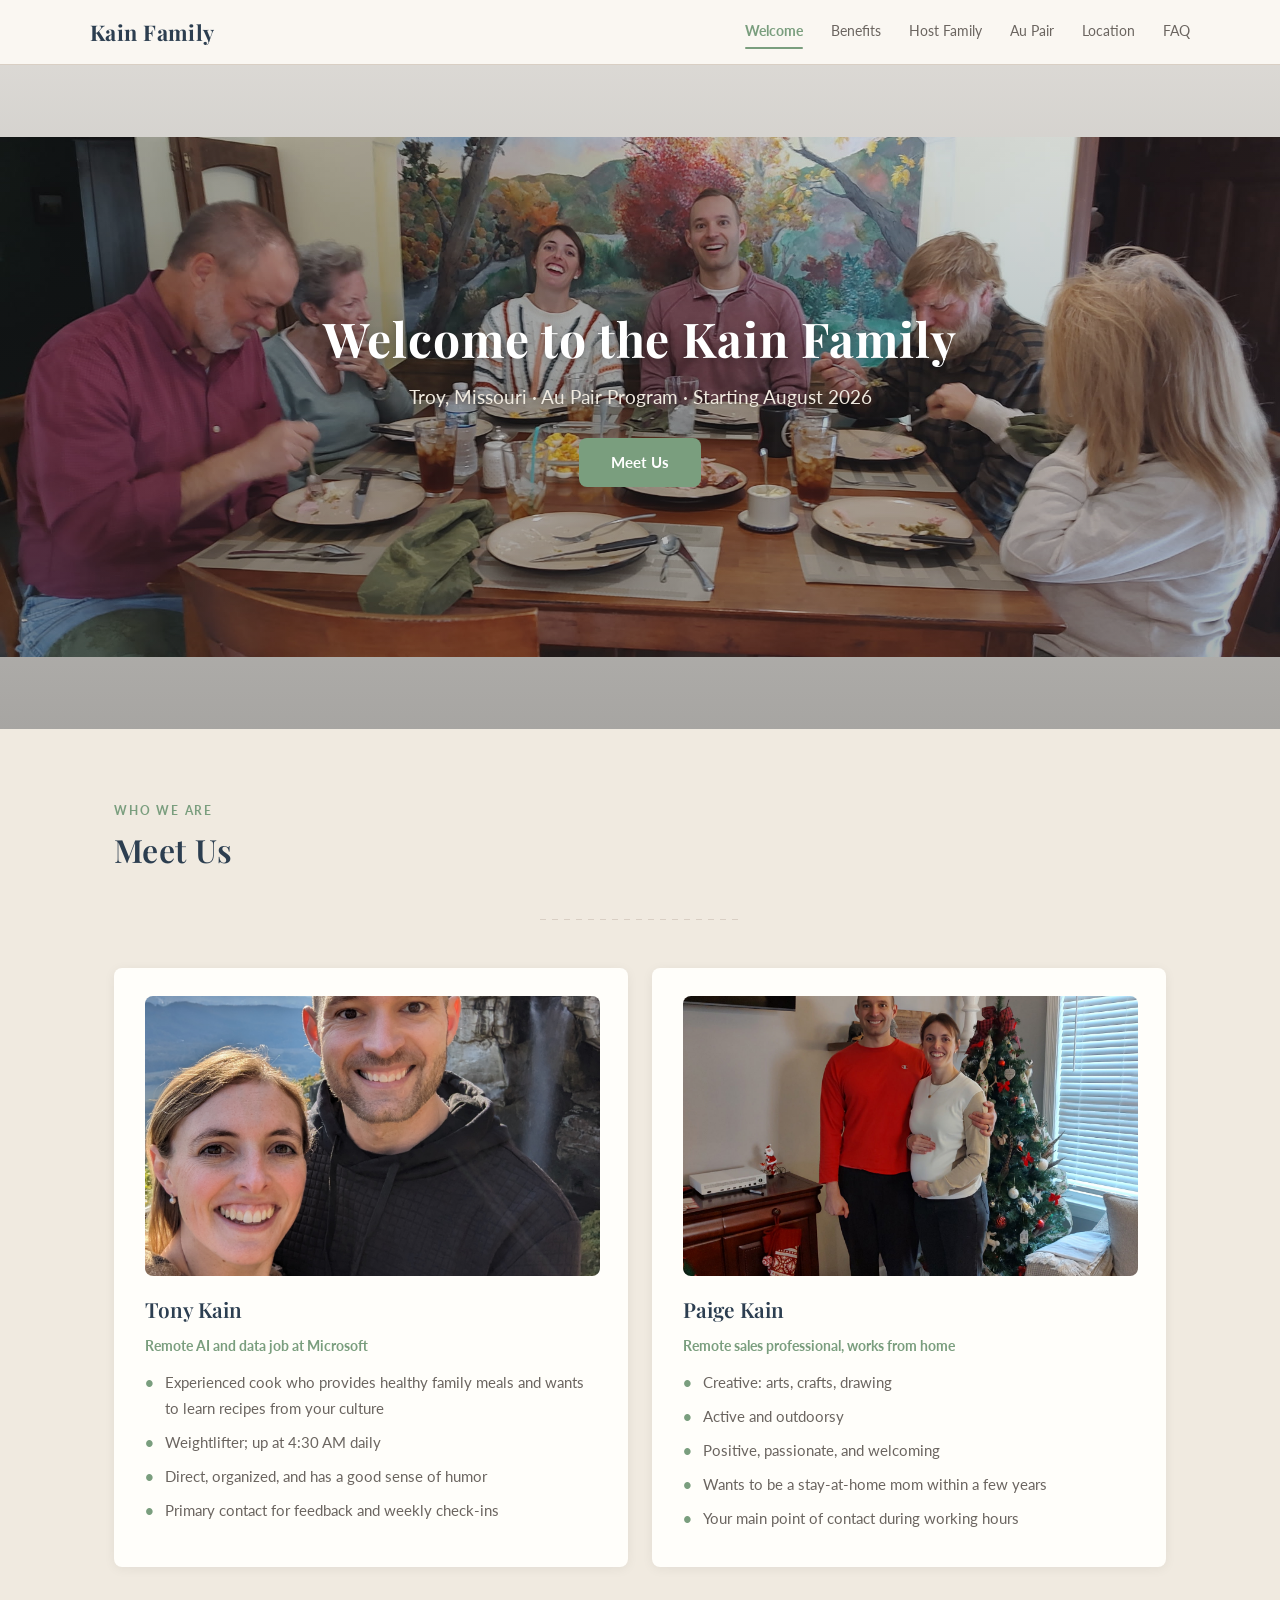
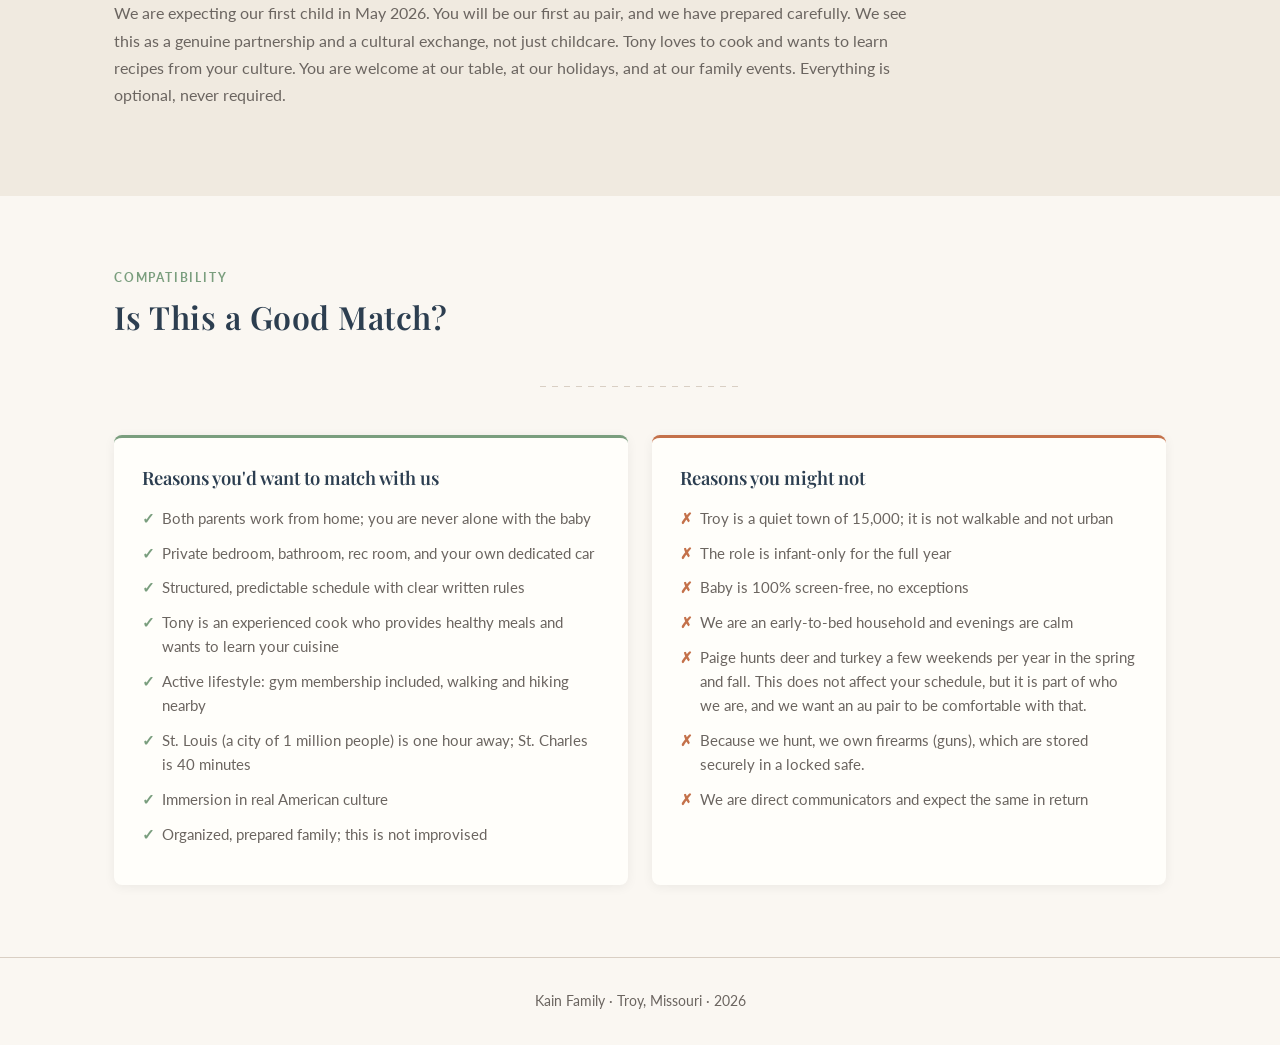
<file: index.html>
<!DOCTYPE html>
<html lang="en">
<head>
  <meta charset="UTF-8">
  <meta name="viewport" content="width=device-width, initial-scale=1.0">
  <title>Welcome | Kain Family Au Pair</title>
  <link rel="stylesheet" href="style.css">
</head>
<body>
  <div id="nav-placeholder"></div>

  <!-- Hero -->
  <section class="hero">
    <img src="images/kain family - main welcome.jpg" alt="The Kain family welcome photo" class="hero-img">
    <div class="hero-overlay">
      <h1>Welcome to the Kain Family</h1>
      <p>Troy, Missouri · Au Pair Program · Starting August 2026</p>
      <a href="#meet-us" class="btn-primary">Meet Us</a>
    </div>
  </section>

  <!-- Meet Us -->
  <section id="meet-us" class="section-bg-secondary">
    <div class="container">
      <span class="section-label">Who We Are</span>
      <h2>Meet Us</h2>
      <hr class="decorative-rule">

      <div class="card-grid-2">
        <!-- Tony -->
        <div class="card">
          <img src="images/tony and paige.jpg" alt="Tony and Paige Kain" class="card-profile-img">
          <h3>Tony Kain</h3>
          <span class="card-role">Remote AI and data job at Microsoft</span>
          <ul>
            <li>Experienced cook who provides healthy family meals and wants to learn recipes from your culture</li>
            <li>Weightlifter; up at 4:30 AM daily</li>
            <li>Direct, organized, and has a good sense of humor</li>
            <li>Primary contact for feedback and weekly check-ins</li>
          </ul>
        </div>

        <!-- Paige -->
        <div class="card">
          <img src="images/tony and paige expecting.jpg" alt="Tony and Paige expecting" class="card-profile-img">
          <h3>Paige Kain</h3>
          <span class="card-role">Remote sales professional, works from home</span>
          <ul>
            <li>Creative: arts, crafts, drawing</li>
            <li>Active and outdoorsy</li>
            <li>Positive, passionate, and welcoming</li>
            <li>Wants to be a stay-at-home mom within a few years</li>
            <li>Your main point of contact during working hours</li>
          </ul>
        </div>
      </div>

      <p style="margin-top:2rem;color:var(--text-secondary);max-width:800px;">We are expecting our first child in May 2026. You will be our first au pair, and we have prepared carefully. We see this as a genuine partnership and a cultural exchange, not just childcare. Tony loves to cook and wants to learn recipes from your culture. You are welcome at our table, at our holidays, and at our family events. Everything is optional, never required.</p>
    </div>
  </section>

  <!-- Good Match -->
  <section class="section-bg-primary">
    <div class="container">
      <span class="section-label">Compatibility</span>
      <h2>Is This a Good Match?</h2>
      <hr class="decorative-rule">

      <div class="two-col">
        <div class="col-green">
          <h3>Reasons you'd want to match with us</h3>
          <ul>
            <li>Both parents work from home; you are never alone with the baby</li>
            <li>Private bedroom, bathroom, rec room, and your own dedicated car</li>
            <li>Structured, predictable schedule with clear written rules</li>
            <li>Tony is an experienced cook who provides healthy meals and wants to learn your cuisine</li>
            <li>Active lifestyle: gym membership included, walking and hiking nearby</li>
            <li>St. Louis (a city of 1 million people) is one hour away; St. Charles is 40 minutes</li>
            <li>Immersion in real American culture</li>
            <li>Organized, prepared family; this is not improvised</li>
          </ul>
        </div>

        <div class="col-terracotta">
          <h3>Reasons you might not</h3>
          <ul>
            <li>Troy is a quiet town of 15,000; it is not walkable and not urban</li>
            <li>The role is infant-only for the full year</li>
            <li>Baby is 100% screen-free, no exceptions</li>
            <li>We are an early-to-bed household and evenings are calm</li>
            <li>Paige hunts deer and turkey a few weekends per year in the spring and fall. This does not affect your schedule, but it is part of who we are, and we want an au pair to be comfortable with that.</li>
            <li>Because we hunt, we own firearms (guns), which are stored securely in a locked safe.</li>
            <li>We are direct communicators and expect the same in return</li>
          </ul>
        </div>
      </div>
    </div>
  </section>

  <footer class="site-footer">Kain Family · Troy, Missouri · 2026</footer>
  <script src="nav.js"></script>
</body>
</html>
</file>
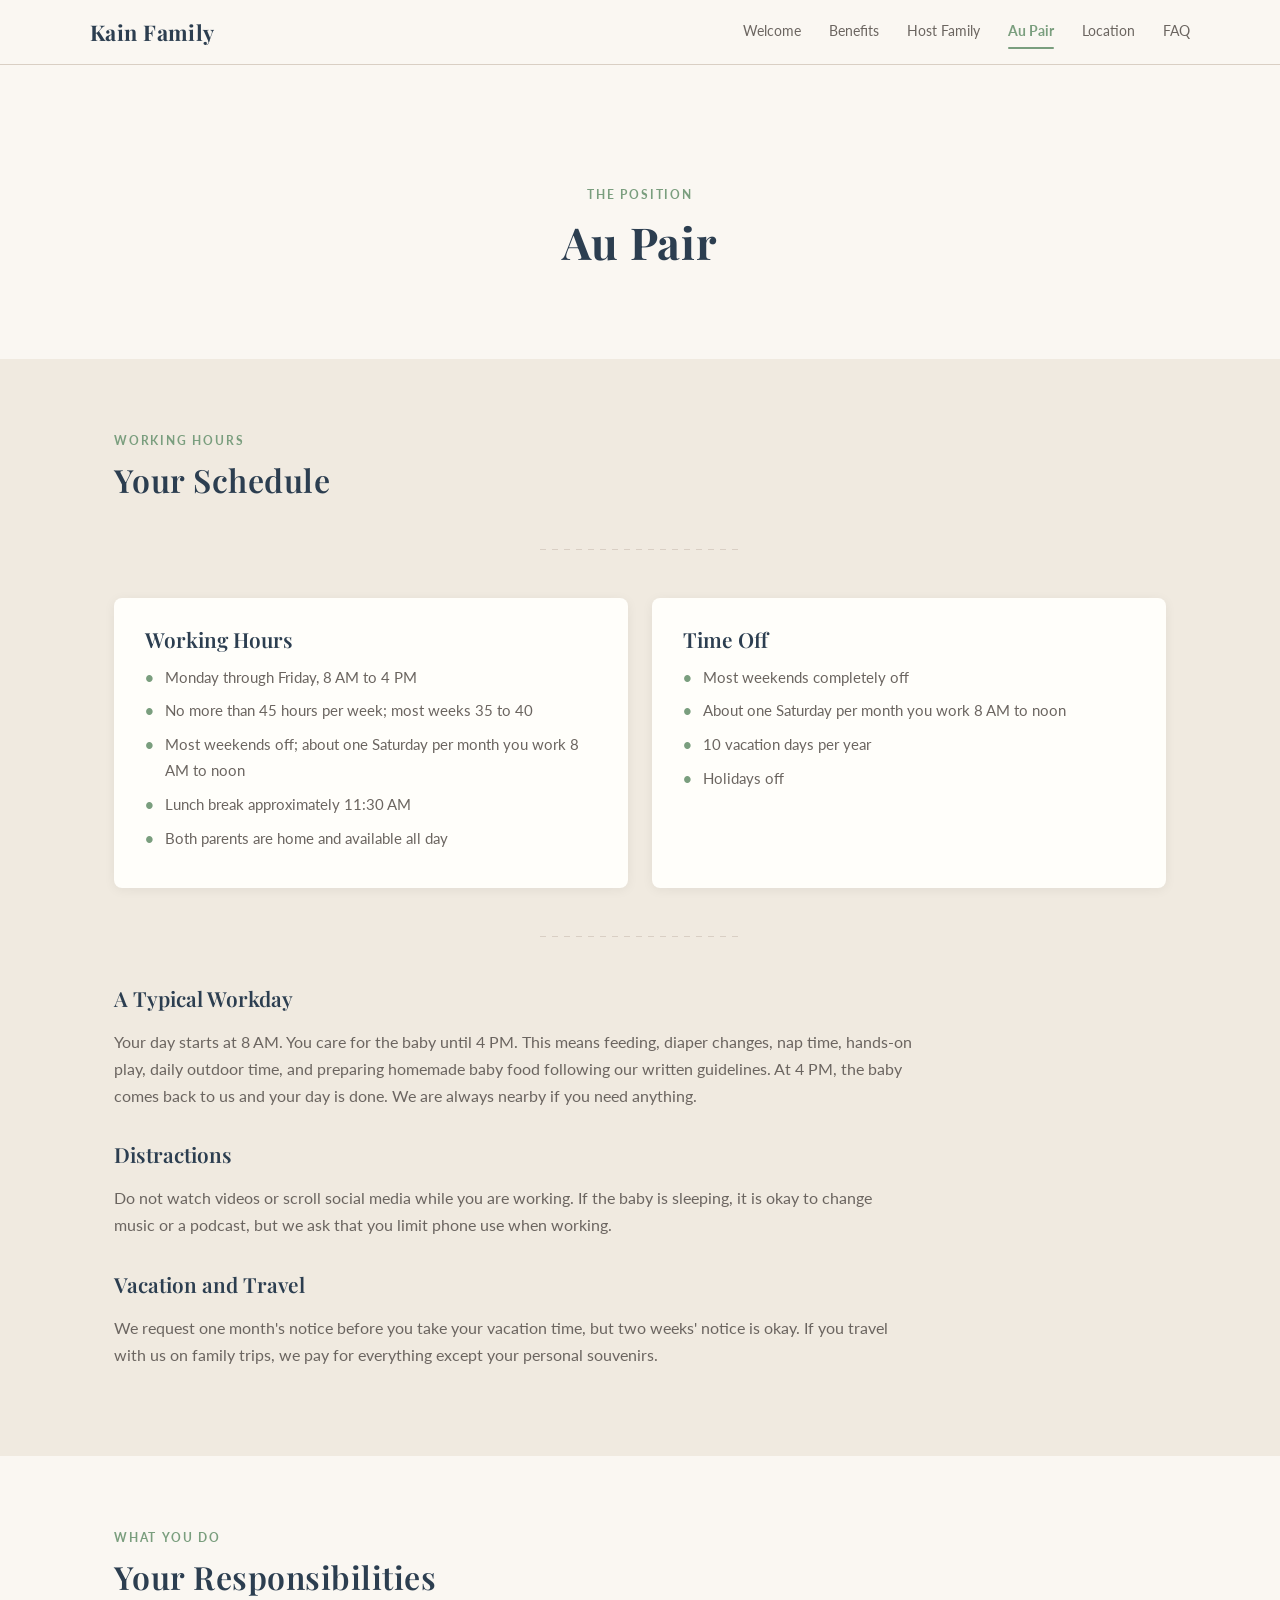
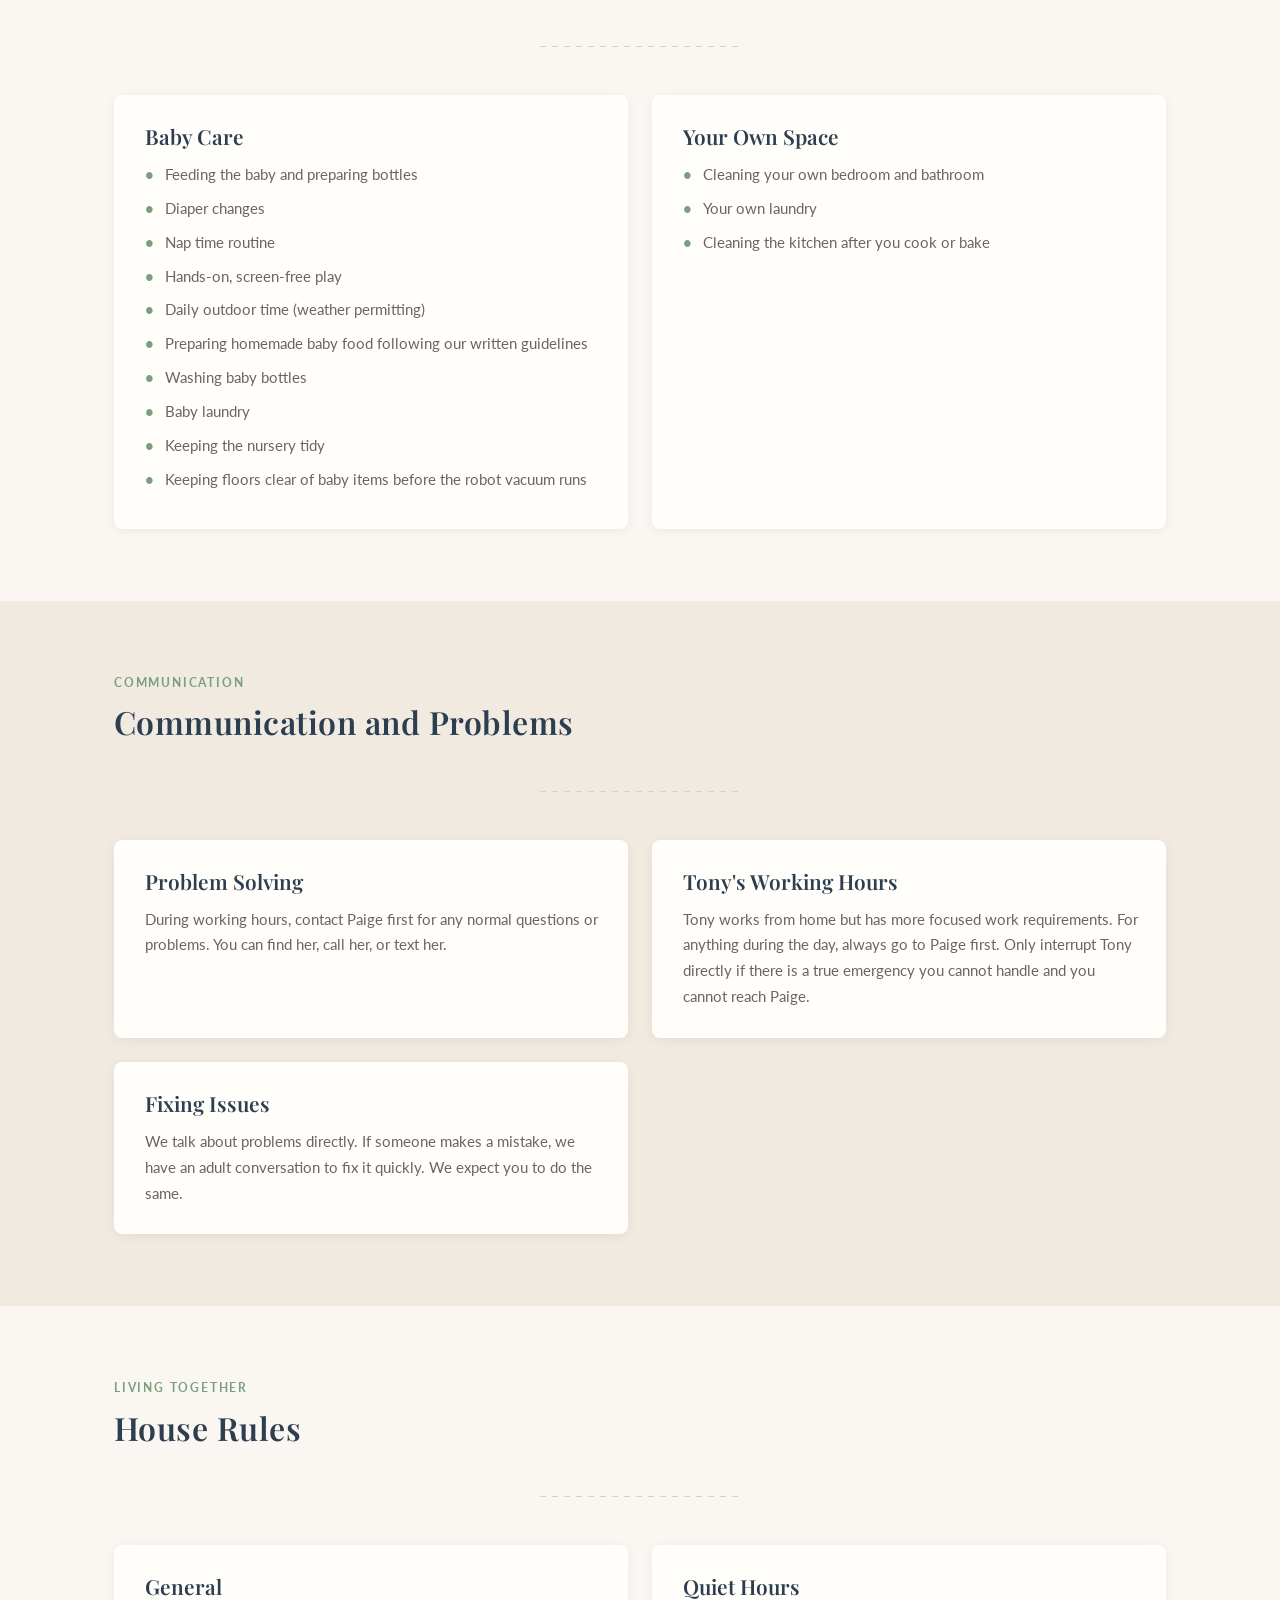
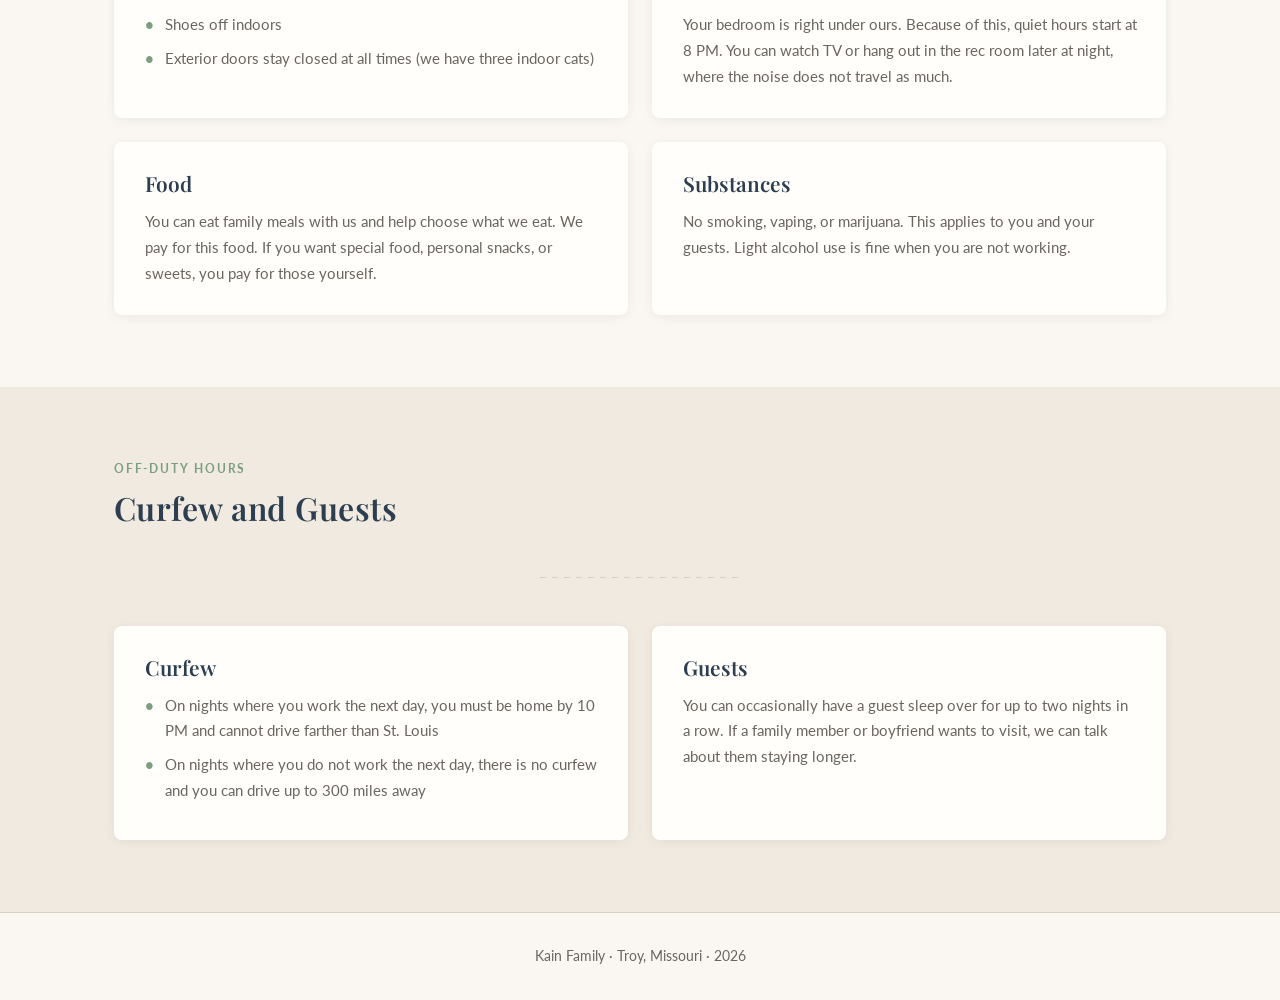
<file: au-pair.html>
<!DOCTYPE html>
<html lang="en">
<head>
  <meta charset="UTF-8">
  <meta name="viewport" content="width=device-width, initial-scale=1.0">
  <title>Au Pair | Kain Family Au Pair</title>
  <link rel="stylesheet" href="style.css">
</head>
<body>
  <div id="nav-placeholder"></div>

  <!-- Page Header -->
  <section class="section-bg-primary">
    <div class="container page-header">
      <span class="section-label">The Position</span>
      <h1>Au Pair</h1>
    </div>
  </section>

  <!-- Your Schedule -->
  <section class="section-bg-secondary">
    <div class="container">
      <span class="section-label">Working Hours</span>
      <h2>Your Schedule</h2>
      <hr class="decorative-rule">

      <div class="card-grid-2">
        <div class="card">
          <h3>Working Hours</h3>
          <ul>
            <li>Monday through Friday, 8 AM to 4 PM</li>
            <li>No more than 45 hours per week; most weeks 35 to 40</li>
            <li>Most weekends off; about one Saturday per month you work 8 AM to noon</li>
            <li>Lunch break approximately 11:30 AM</li>
            <li>Both parents are home and available all day</li>
          </ul>
        </div>

        <div class="card">
          <h3>Time Off</h3>
          <ul>
            <li>Most weekends completely off</li>
            <li>About one Saturday per month you work 8 AM to noon</li>
            <li>10 vacation days per year</li>
            <li>Holidays off</li>
          </ul>
        </div>
      </div>

      <hr class="decorative-rule">

      <h3 style="margin-bottom:1rem;">A Typical Workday</h3>
      <p style="color:var(--text-secondary);max-width:800px;">Your day starts at 8 AM. You care for the baby until 4 PM. This means feeding, diaper changes, nap time, hands-on play, daily outdoor time, and preparing homemade baby food following our written guidelines. At 4 PM, the baby comes back to us and your day is done. We are always nearby if you need anything.</p>

      <h3 style="margin-bottom:1rem;margin-top:2rem;">Distractions</h3>
      <p style="color:var(--text-secondary);max-width:800px;">Do not watch videos or scroll social media while you are working. If the baby is sleeping, it is okay to change music or a podcast, but we ask that you limit phone use when working.</p>

      <h3 style="margin-bottom:1rem;margin-top:2rem;">Vacation and Travel</h3>
      <p style="color:var(--text-secondary);max-width:800px;">We request one month's notice before you take your vacation time, but two weeks' notice is okay. If you travel with us on family trips, we pay for everything except your personal souvenirs.</p>
    </div>
  </section>

  <!-- Your Responsibilities -->
  <section class="section-bg-primary">
    <div class="container">
      <span class="section-label">What You Do</span>
      <h2>Your Responsibilities</h2>
      <hr class="decorative-rule">

      <div class="card-grid-2">
        <div class="card">
          <h3>Baby Care</h3>
          <ul>
            <li>Feeding the baby and preparing bottles</li>
            <li>Diaper changes</li>
            <li>Nap time routine</li>
            <li>Hands-on, screen-free play</li>
            <li>Daily outdoor time (weather permitting)</li>
            <li>Preparing homemade baby food following our written guidelines</li>
            <li>Washing baby bottles</li>
            <li>Baby laundry</li>
            <li>Keeping the nursery tidy</li>
            <li>Keeping floors clear of baby items before the robot vacuum runs</li>
          </ul>
        </div>

        <div class="card">
          <h3>Your Own Space</h3>
          <ul>
            <li>Cleaning your own bedroom and bathroom</li>
            <li>Your own laundry</li>
            <li>Cleaning the kitchen after you cook or bake</li>
          </ul>
        </div>
      </div>
    </div>
  </section>

  <!-- Communication and Problems -->
  <section class="section-bg-secondary">
    <div class="container">
      <span class="section-label">Communication</span>
      <h2>Communication and Problems</h2>
      <hr class="decorative-rule">

      <div class="card-grid-2">
        <div class="card">
          <h3>Problem Solving</h3>
          <p>During working hours, contact Paige first for any normal questions or problems. You can find her, call her, or text her.</p>
        </div>

        <div class="card">
          <h3>Tony's Working Hours</h3>
          <p>Tony works from home but has more focused work requirements. For anything during the day, always go to Paige first. Only interrupt Tony directly if there is a true emergency you cannot handle and you cannot reach Paige.</p>
        </div>

        <div class="card">
          <h3>Fixing Issues</h3>
          <p>We talk about problems directly. If someone makes a mistake, we have an adult conversation to fix it quickly. We expect you to do the same.</p>
        </div>
      </div>
    </div>
  </section>

  <!-- House Rules and Chores -->
  <section class="section-bg-primary">
    <div class="container">
      <span class="section-label">Living Together</span>
      <h2>House Rules</h2>
      <hr class="decorative-rule">

      <div class="card-grid-2">
        <div class="card">
          <h3>General</h3>
          <ul>
            <li>Shoes off indoors</li>
            <li>Exterior doors stay closed at all times (we have three indoor cats)</li>
          </ul>
        </div>

        <div class="card">
          <h3>Quiet Hours</h3>
          <p>Your bedroom is right under ours. Because of this, quiet hours start at 8 PM. You can watch TV or hang out in the rec room later at night, where the noise does not travel as much.</p>
        </div>

        <div class="card">
          <h3>Food</h3>
          <p>You can eat family meals with us and help choose what we eat. We pay for this food. If you want special food, personal snacks, or sweets, you pay for those yourself.</p>
        </div>

        <div class="card">
          <h3>Substances</h3>
          <p>No smoking, vaping, or marijuana. This applies to you and your guests. Light alcohol use is fine when you are not working.</p>
        </div>
      </div>
    </div>
  </section>

  <!-- Curfew and Guests -->
  <section class="section-bg-secondary">
    <div class="container">
      <span class="section-label">Off-Duty Hours</span>
      <h2>Curfew and Guests</h2>
      <hr class="decorative-rule">

      <div class="card-grid-2">
        <div class="card">
          <h3>Curfew</h3>
          <ul>
            <li>On nights where you work the next day, you must be home by 10 PM and cannot drive farther than St. Louis</li>
            <li>On nights where you do not work the next day, there is no curfew and you can drive up to 300 miles away</li>
          </ul>
        </div>

        <div class="card">
          <h3>Guests</h3>
          <p>You can occasionally have a guest sleep over for up to two nights in a row. If a family member or boyfriend wants to visit, we can talk about them staying longer.</p>
        </div>
      </div>

    </div>
  </section>

  <footer class="site-footer">Kain Family · Troy, Missouri · 2026</footer>
  <script src="nav.js"></script>
</body>
</html>
</file>
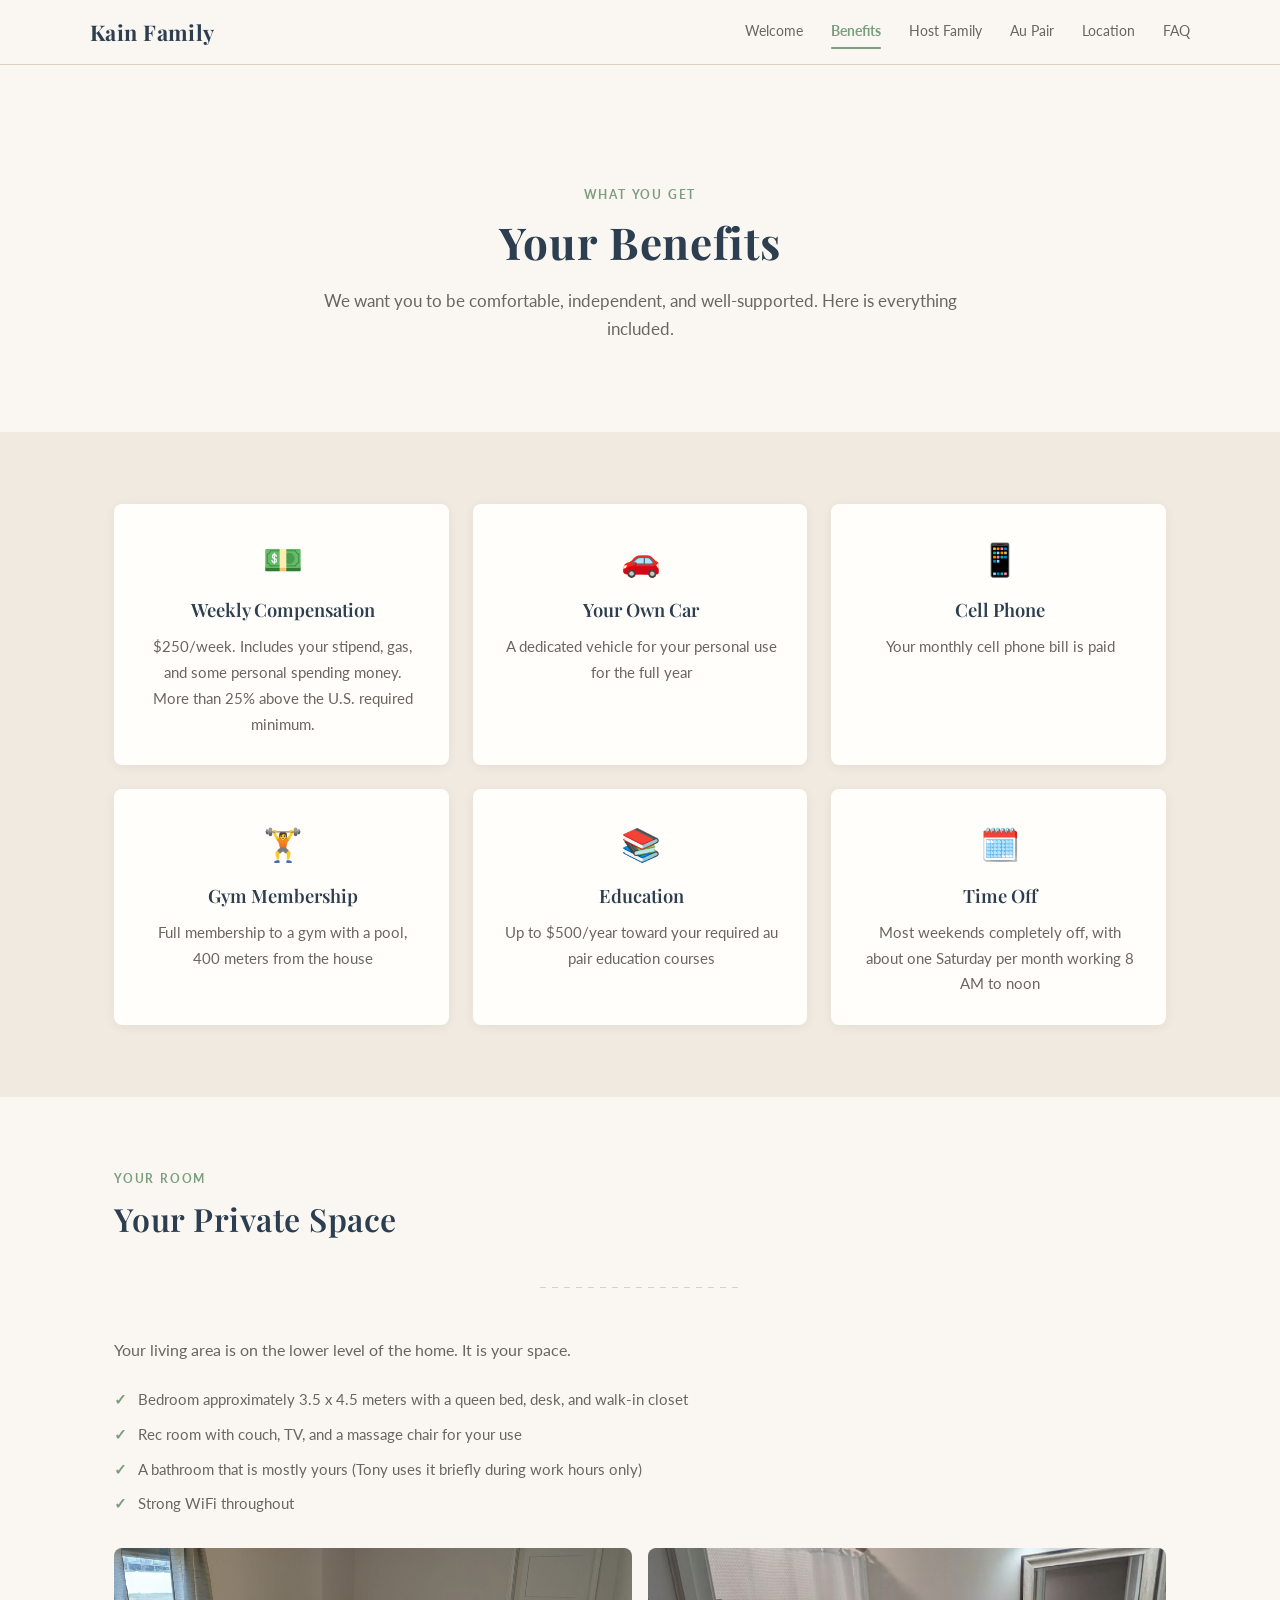
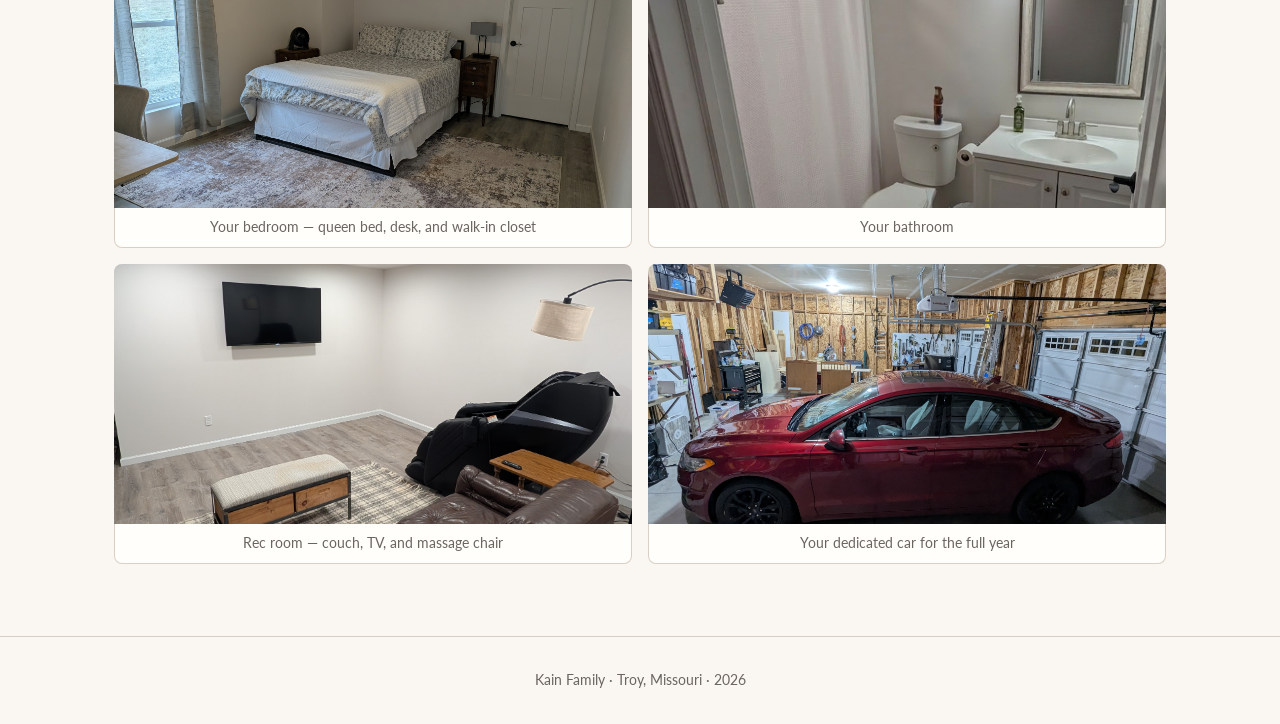
<file: benefits.html>
<!DOCTYPE html>
<html lang="en">
<head>
  <meta charset="UTF-8">
  <meta name="viewport" content="width=device-width, initial-scale=1.0">
  <title>Your Benefits | Kain Family Au Pair</title>
  <link rel="stylesheet" href="style.css">
</head>
<body>
  <div id="nav-placeholder"></div>

  <!-- Page Header -->
  <section class="section-bg-primary">
    <div class="container page-header">
      <span class="section-label">What You Get</span>
      <h1>Your Benefits</h1>
      <p class="intro">We want you to be comfortable, independent, and well-supported. Here is everything included.</p>
    </div>
  </section>

  <!-- Compensation Cards -->
  <section class="section-bg-secondary">
    <div class="container">
      <div class="card-grid-3">
        <div class="card card-icon">
          <span class="icon">💵</span>
          <h3>Weekly Compensation</h3>
          <p>$250/week. Includes your stipend, gas, and some personal spending money. More than 25% above the U.S. required minimum.</p>
        </div>

        <div class="card card-icon">
          <span class="icon">🚗</span>
          <h3>Your Own Car</h3>
          <p>A dedicated vehicle for your personal use for the full year</p>
        </div>

        <div class="card card-icon">
          <span class="icon">📱</span>
          <h3>Cell Phone</h3>
          <p>Your monthly cell phone bill is paid</p>
        </div>

        <div class="card card-icon">
          <span class="icon">🏋️</span>
          <h3>Gym Membership</h3>
          <p>Full membership to a gym with a pool, 400 meters from the house</p>
        </div>

        <div class="card card-icon">
          <span class="icon">📚</span>
          <h3>Education</h3>
          <p>Up to $500/year toward your required au pair education courses</p>
        </div>

        <div class="card card-icon">
          <span class="icon">🗓️</span>
          <h3>Time Off</h3>
          <p>Most weekends completely off, with about one Saturday per month working 8 AM to noon</p>
        </div>
      </div>
    </div>
  </section>

  <!-- Your Private Space -->
  <section class="section-bg-primary">
    <div class="container">
      <span class="section-label">Your Room</span>
      <h2>Your Private Space</h2>
      <hr class="decorative-rule">

      <p style="color:var(--text-secondary);max-width:700px;">Your living area is on the lower level of the home. It is your space.</p>

      <ul class="feature-list" style="margin:1.5rem 0 2rem;">
        <li>Bedroom approximately 3.5 x 4.5 meters with a queen bed, desk, and walk-in closet</li>
        <li>Rec room with couch, TV, and a massage chair for your use</li>
        <li>A bathroom that is mostly yours (Tony uses it briefly during work hours only)</li>
        <li>Strong WiFi throughout</li>
      </ul>

      <div class="photo-grid">
        <figure class="photo-figure">
          <img src="images/au pair bedroom.jpeg" alt="Au pair bedroom with queen bed and desk">
          <figcaption>Your bedroom — queen bed, desk, and walk-in closet</figcaption>
        </figure>
        <figure class="photo-figure">
          <img src="images/au pair bathroom.png" alt="Au pair private bathroom">
          <figcaption>Your bathroom</figcaption>
        </figure>
        <figure class="photo-figure">
          <img src="images/rec room.jpg" alt="Rec room with couch and TV">
          <figcaption>Rec room — couch, TV, and massage chair</figcaption>
        </figure>
        <figure class="photo-figure">
          <img src="images/au pair car.jpg" alt="Your dedicated car">
          <figcaption>Your dedicated car for the full year</figcaption>
        </figure>
      </div>
    </div>
  </section>

  <footer class="site-footer">Kain Family · Troy, Missouri · 2026</footer>
  <script src="nav.js"></script>
</body>
</html>
</file>
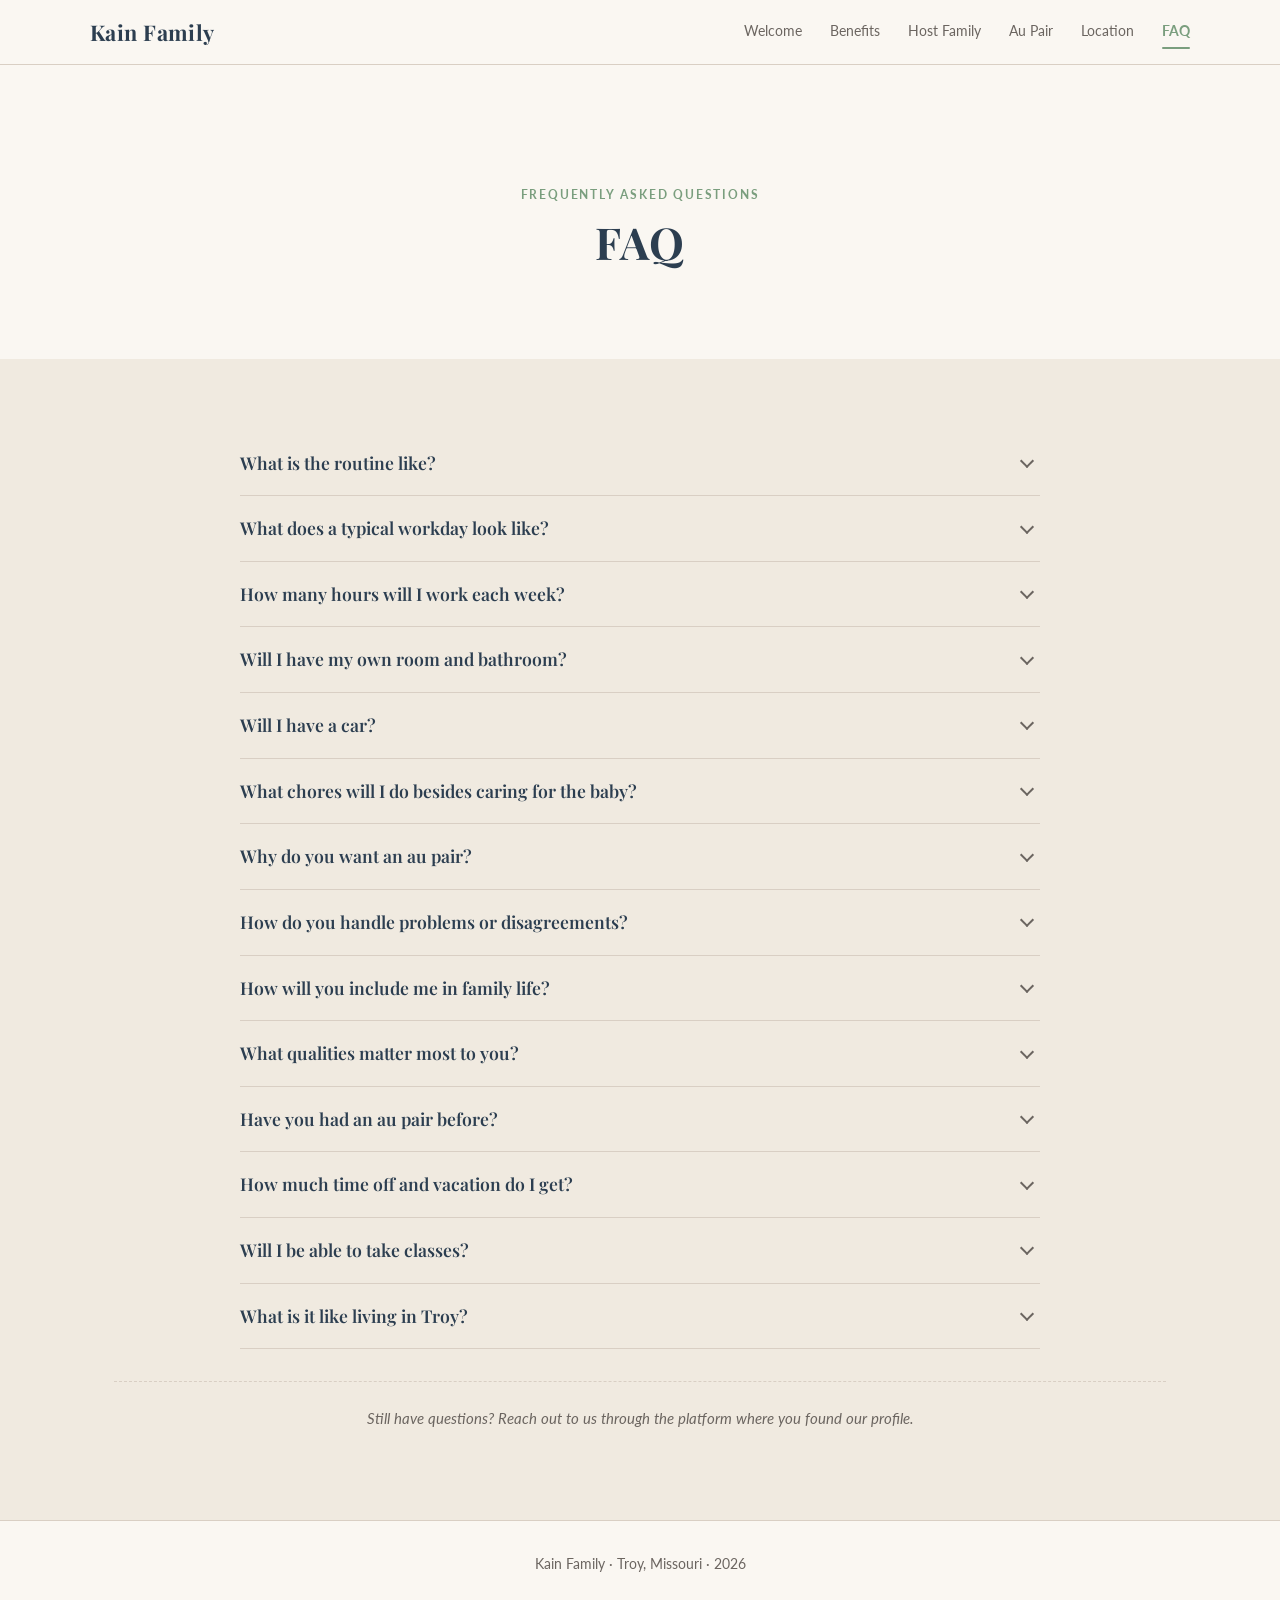
<file: faq.html>
<!DOCTYPE html>
<html lang="en">
<head>
  <meta charset="UTF-8">
  <meta name="viewport" content="width=device-width, initial-scale=1.0">
  <title>FAQ | Kain Family Au Pair</title>
  <link rel="stylesheet" href="style.css">
</head>
<body>
  <div id="nav-placeholder"></div>

  <!-- Page Header -->
  <section class="section-bg-primary">
    <div class="container page-header">
      <span class="section-label">Frequently Asked Questions</span>
      <h1>FAQ</h1>
    </div>
  </section>

  <!-- Accordion -->
  <section class="section-bg-secondary">
    <div class="container">
      <div class="accordion">

        <div class="accordion-item">
          <button class="accordion-btn">What is the routine like?</button>
          <div class="accordion-panel">
            <p>This is our host family routine, not the au pair schedule. Your working hours are typically 8 AM to 4 PM, Monday through Friday.</p>
            <p>Tony gets up at 4:30, gym at 5:00, family breakfast at 6, some home cleanup at 6:30, start work at 8. Lunch at 11:30 or so. Work ends at 4. In the evening, we go for a walk, talk about our day, work on small projects, and wind down. Very simple.</p>
          </div>
        </div>

        <div class="accordion-item">
          <button class="accordion-btn">What does a typical workday look like?</button>
          <div class="accordion-panel">
            <p>You care for the baby from 8 AM to 4 PM. This means feeding, diaper changes, nap time, hands-on play, daily outdoor time, and preparing homemade baby food following our written guidelines. At 4 PM, the baby comes back to us. Both of us are home all day, so you are never alone if you need help. We ask that you do not watch videos or scroll social media while working. If the baby is sleeping, it is okay to change music or a podcast, but please limit phone use.</p>
          </div>
        </div>

        <div class="accordion-item">
          <button class="accordion-btn">How many hours will I work each week?</button>
          <div class="accordion-panel">
            <p>Most weeks will be between 35 and 40 hours. No more than 45 hours per week. Most weekends are completely off. On average, about one Saturday per month you will work 8 AM to noon.</p>
          </div>
        </div>

        <div class="accordion-item">
          <button class="accordion-btn">Will I have my own room and bathroom?</button>
          <div class="accordion-panel">
            <p>Yes. You will have a private bedroom, approximately 3.5 by 4.5 meters, with a queen bed, desk, walk-in closet, and your own entrance through the backyard. The bathroom on your floor is mostly yours. You also have a rec room with a couch, TV, and a massage chair.</p>
          </div>
        </div>

        <div class="accordion-item">
          <button class="accordion-btn">Will I have a car?</button>
          <div class="accordion-panel">
            <p>Yes. You will have your own dedicated car for the full year. We also give you some extra cash (part of the $250 mentioned) for gas and personal spending. On nights where you work the next day, you must be home by 10 PM and cannot drive farther than St. Louis. On nights where you do not work the next day, there is no curfew and you can drive up to 300 miles away.</p>
          </div>
        </div>

        <div class="accordion-item">
          <button class="accordion-btn">What chores will I do besides caring for the baby?</button>
          <div class="accordion-panel">
            <p>You are responsible for your own bedroom, bathroom, and laundry. You clean the kitchen after you cook or bake. You help keep floors clear of baby items, wash baby bottles, and help with the baby's laundry and nursery tidiness. We do not expect you to clean the rest of the house.</p>
          </div>
        </div>

        <div class="accordion-item">
          <button class="accordion-btn">Why do you want an au pair?</button>
          <div class="accordion-panel">
            <p>We want someone in our home who will follow our values consistently: no screens, homemade food, and Montessori learning. With an au pair, we design the plan together. With daycare, we cannot control those things. We also love the idea of a genuine cultural exchange.</p>
          </div>
        </div>

        <div class="accordion-item">
          <button class="accordion-btn">How do you handle problems or disagreements?</button>
          <div class="accordion-panel">
            <p>We talk about problems directly. If someone makes a mistake, we have an adult conversation to fix it quickly. We expect you to do the same. During work hours, contact Paige first for any normal questions or problems. Tony works from home but has more focused work requirements, so only interrupt him directly if there is a true emergency you cannot handle and you cannot reach Paige.</p>
          </div>
        </div>

        <div class="accordion-item">
          <button class="accordion-btn">How will you include me in family life?</button>
          <div class="accordion-panel">
            <p>You are welcome to eat meals with us, join family events, and celebrate holidays together. Tony is an experienced cook and wants to learn food from your culture. Joining anything is always optional, never required. We hope you feel at home over time.</p>
          </div>
        </div>

        <div class="accordion-item">
          <button class="accordion-btn">What qualities matter most to you?</button>
          <div class="accordion-panel">
            <p>Personality above everything else. We want someone who is calm, honest, active, and handles problems without being asked. Infant experience is helpful but not required if the personality and lifestyle fit are strong. We are not a good match for someone who needs a lot of social activity or a big city nearby.</p>
          </div>
        </div>

        <div class="accordion-item">
          <button class="accordion-btn">Have you had an au pair before?</button>
          <div class="accordion-panel">
            <p>No, you will be our first. We have prepared carefully with written rules, a clear process, and a detailed presentation about our family. We see this as a partnership, not just a job arrangement.</p>
          </div>
        </div>

        <div class="accordion-item">
          <button class="accordion-btn">How much time off and vacation do I get?</button>
          <div class="accordion-panel">
            <p>Most weekends are completely off, with about one Saturday per month where you work 8 AM to noon. You also get 10 vacation days per year and holidays off. For vacation, we request one month's notice, but two weeks' notice is okay. If you travel with us on a family trip, we pay for everything except your personal souvenirs.</p>
          </div>
        </div>

        <div class="accordion-item">
          <button class="accordion-btn">Will I be able to take classes?</button>
          <div class="accordion-panel">
            <p>Yes. We pay up to $500 per year for your required au pair education courses. You will have time after 4 PM and on your days off for schoolwork.</p>
          </div>
        </div>

        <div class="accordion-item">
          <button class="accordion-btn">What is it like living in Troy?</button>
          <div class="accordion-panel">
            <p>Troy is quiet and safe. It is not a city and it is not walkable, so having your own car matters here. Basic stores and restaurants are in town. Larger towns are 20 to 30 minutes away. St. Charles is 40 minutes. St. Louis is one hour. A gym with a pool is 400 meters from the house, and a state park with hiking and swimming is 15 minutes away.</p>
          </div>
        </div>

      </div>

      <p class="closing-line">Still have questions? Reach out to us through the platform where you found our profile.</p>
    </div>
  </section>

  <footer class="site-footer">Kain Family · Troy, Missouri · 2026</footer>

  <script src="nav.js"></script>
  <script>
    // FAQ Accordion
    (function () {
      var buttons = document.querySelectorAll('.accordion-btn');
      buttons.forEach(function (btn) {
        btn.addEventListener('click', function () {
          var panel = this.nextElementSibling;
          var isOpen = panel.classList.contains('open');

          // Close all panels
          document.querySelectorAll('.accordion-panel').forEach(function (p) {
            p.classList.remove('open');
          });
          document.querySelectorAll('.accordion-btn').forEach(function (b) {
            b.classList.remove('active');
          });

          // Toggle clicked panel
          if (!isOpen) {
            panel.classList.add('open');
            this.classList.add('active');
          }
        });
      });
    })();
  </script>
</body>
</html>
</file>
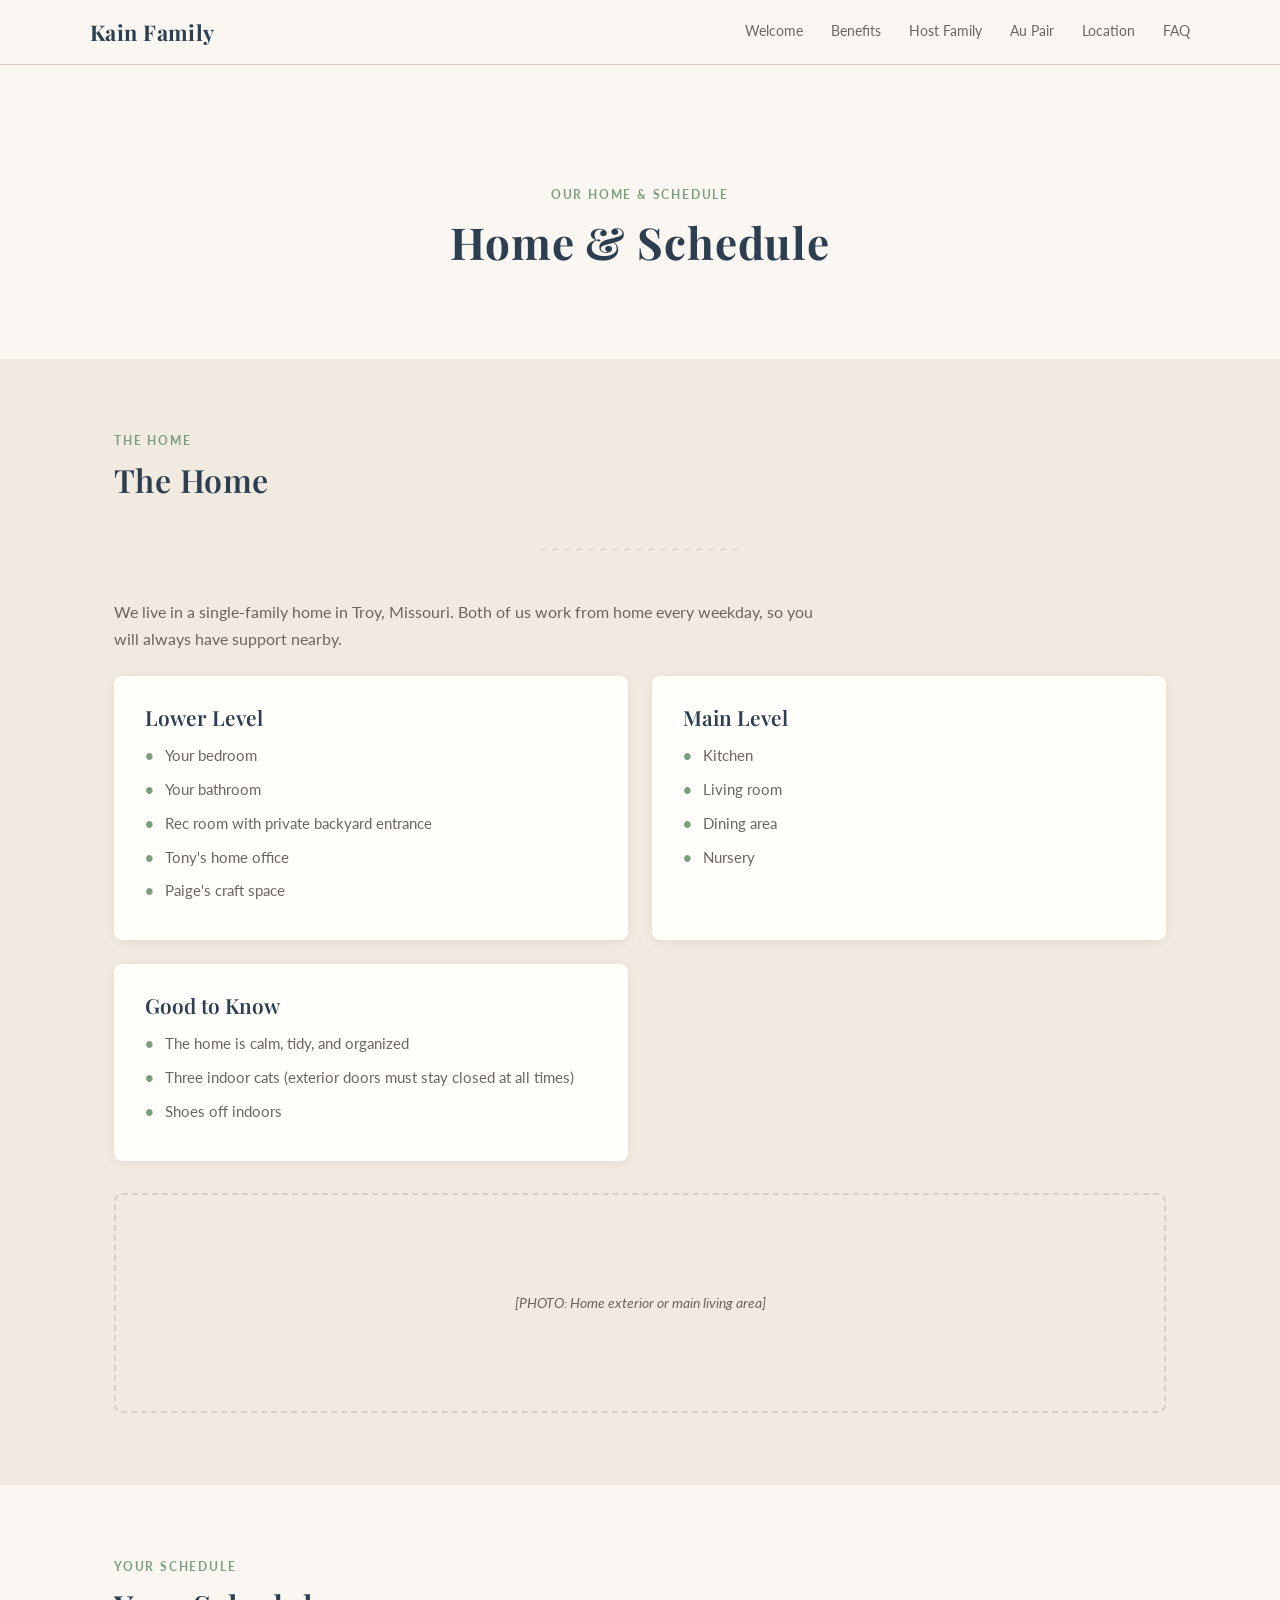
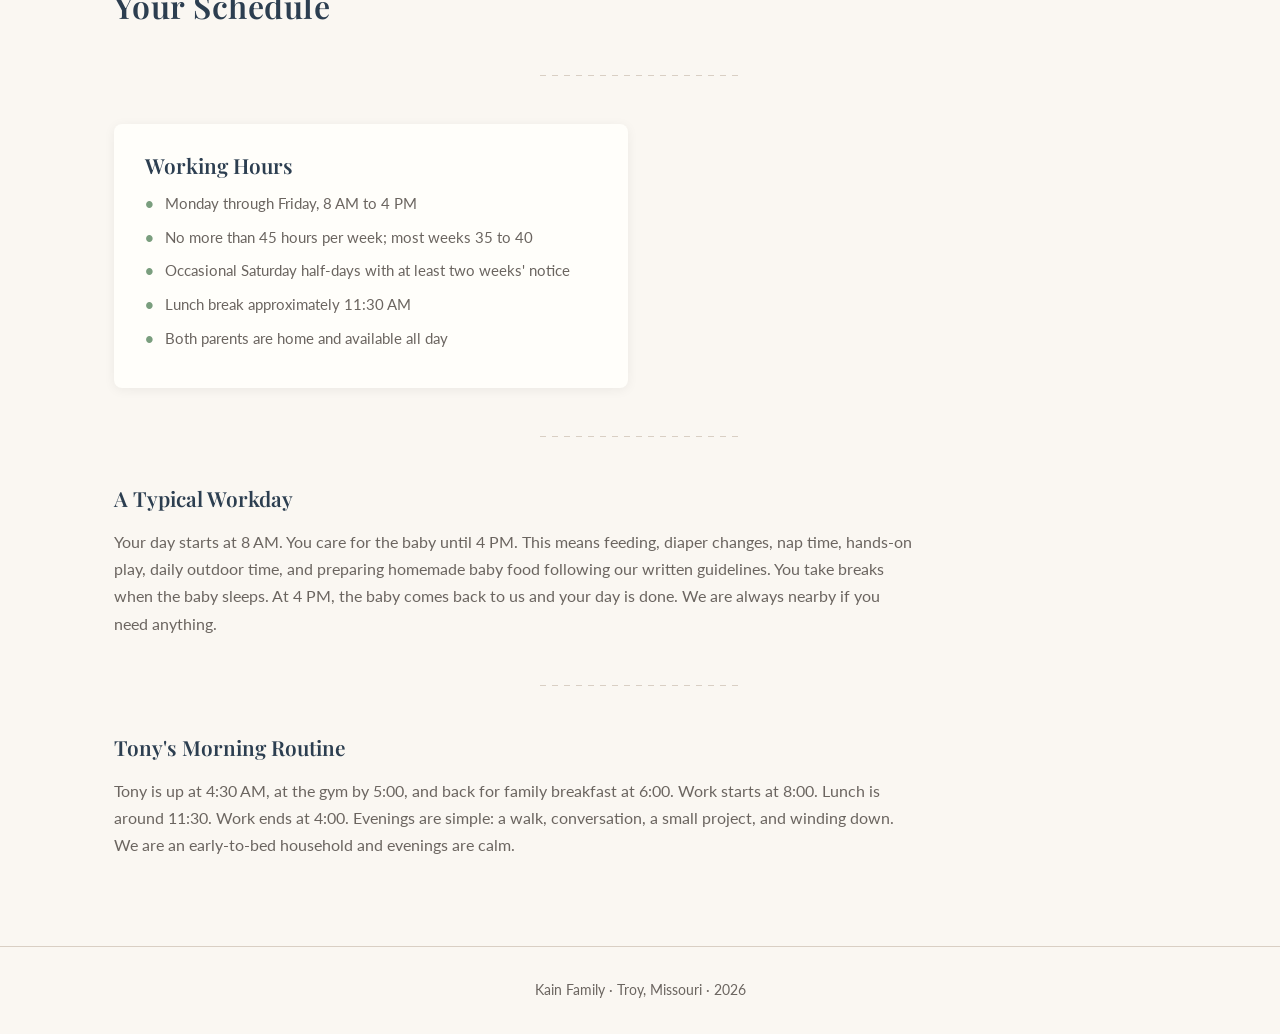
<file: home-schedule.html>
<!DOCTYPE html>
<html lang="en">
<head>
  <meta charset="UTF-8">
  <meta name="viewport" content="width=device-width, initial-scale=1.0">
  <title>Home &amp; Schedule | Kain Family Au Pair</title>
  <link rel="stylesheet" href="style.css">
</head>
<body>
  <div id="nav-placeholder"></div>

  <!-- Page Header -->
  <section class="section-bg-primary">
    <div class="container page-header">
      <span class="section-label">Our Home &amp; Schedule</span>
      <h1>Home &amp; Schedule</h1>
    </div>
  </section>

  <!-- The Home -->
  <section class="section-bg-secondary">
    <div class="container">
      <span class="section-label">The Home</span>
      <h2>The Home</h2>
      <hr class="decorative-rule">

      <p style="color:var(--text-secondary);max-width:700px;margin-bottom:1.5rem;">We live in a single-family home in Troy, Missouri. Both of us work from home every weekday, so you will always have support nearby.</p>

      <div class="card-grid-2">
        <div class="card">
          <h3>Lower Level</h3>
          <ul>
            <li>Your bedroom</li>
            <li>Your bathroom</li>
            <li>Rec room with private backyard entrance</li>
            <li>Tony's home office</li>
            <li>Paige's craft space</li>
          </ul>
        </div>

        <div class="card">
          <h3>Main Level</h3>
          <ul>
            <li>Kitchen</li>
            <li>Living room</li>
            <li>Dining area</li>
            <li>Nursery</li>
          </ul>
        </div>

        <div class="card">
          <h3>Good to Know</h3>
          <ul>
            <li>The home is calm, tidy, and organized</li>
            <li>Three indoor cats (exterior doors must stay closed at all times)</li>
            <li>Shoes off indoors</li>
          </ul>
        </div>
      </div>

      <div class="img-placeholder" style="margin-top:2rem;">[PHOTO: Home exterior or main living area]</div>
    </div>
  </section>

  <!-- Your Schedule -->
  <section class="section-bg-primary">
    <div class="container">
      <span class="section-label">Your Schedule</span>
      <h2>Your Schedule</h2>
      <hr class="decorative-rule">

      <div class="card-grid-2">
        <div class="card">
          <h3>Working Hours</h3>
          <ul>
            <li>Monday through Friday, 8 AM to 4 PM</li>
            <li>No more than 45 hours per week; most weeks 35 to 40</li>
            <li>Occasional Saturday half-days with at least two weeks' notice</li>
            <li>Lunch break approximately 11:30 AM</li>
            <li>Both parents are home and available all day</li>
          </ul>
        </div>
      </div>

      <hr class="decorative-rule">

      <h3 style="margin-bottom:1rem;">A Typical Workday</h3>
      <p style="color:var(--text-secondary);max-width:800px;">Your day starts at 8 AM. You care for the baby until 4 PM. This means feeding, diaper changes, nap time, hands-on play, daily outdoor time, and preparing homemade baby food following our written guidelines. You take breaks when the baby sleeps. At 4 PM, the baby comes back to us and your day is done. We are always nearby if you need anything.</p>

      <hr class="decorative-rule">

      <h3 style="margin-bottom:1rem;">Tony's Morning Routine</h3>
      <p style="color:var(--text-secondary);max-width:800px;">Tony is up at 4:30 AM, at the gym by 5:00, and back for family breakfast at 6:00. Work starts at 8:00. Lunch is around 11:30. Work ends at 4:00. Evenings are simple: a walk, conversation, a small project, and winding down. We are an early-to-bed household and evenings are calm.</p>
    </div>
  </section>

  <footer class="site-footer">Kain Family · Troy, Missouri · 2026</footer>
  <script src="nav.js"></script>
</body>
</html>
</file>
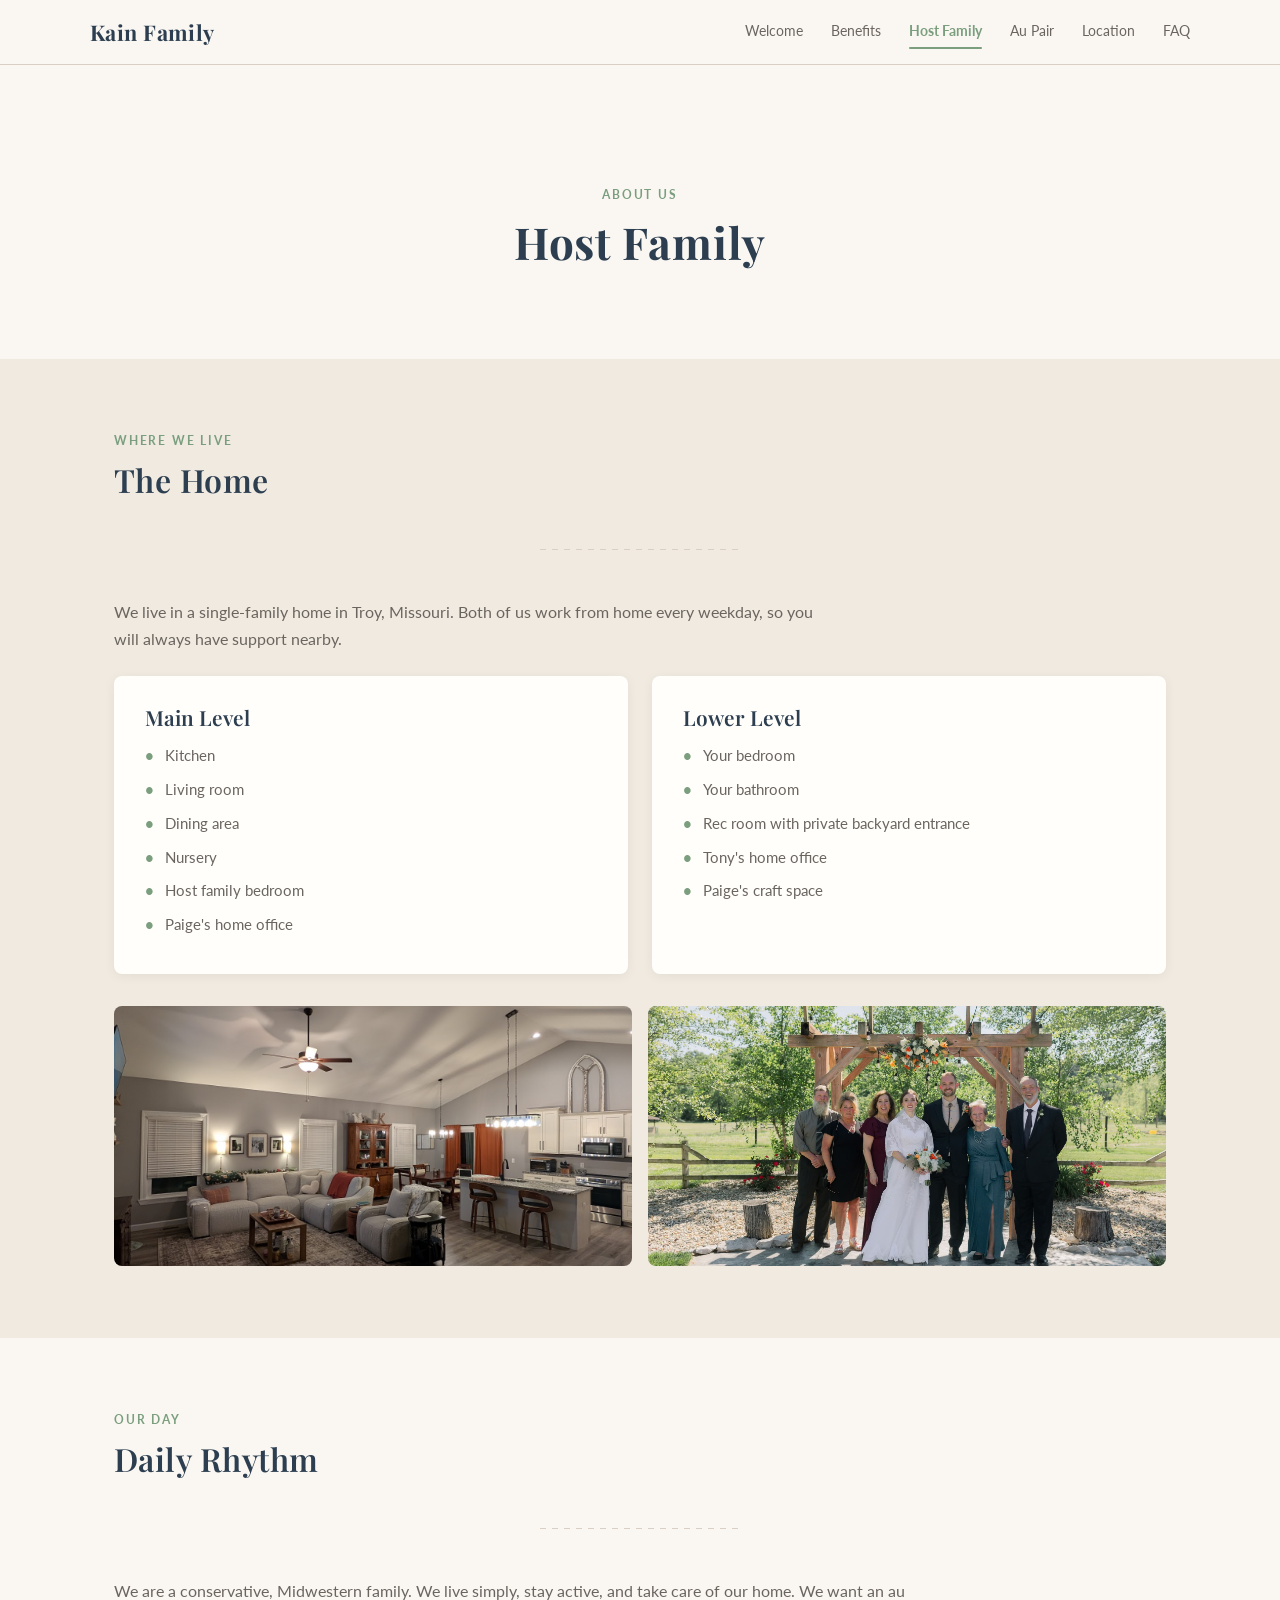
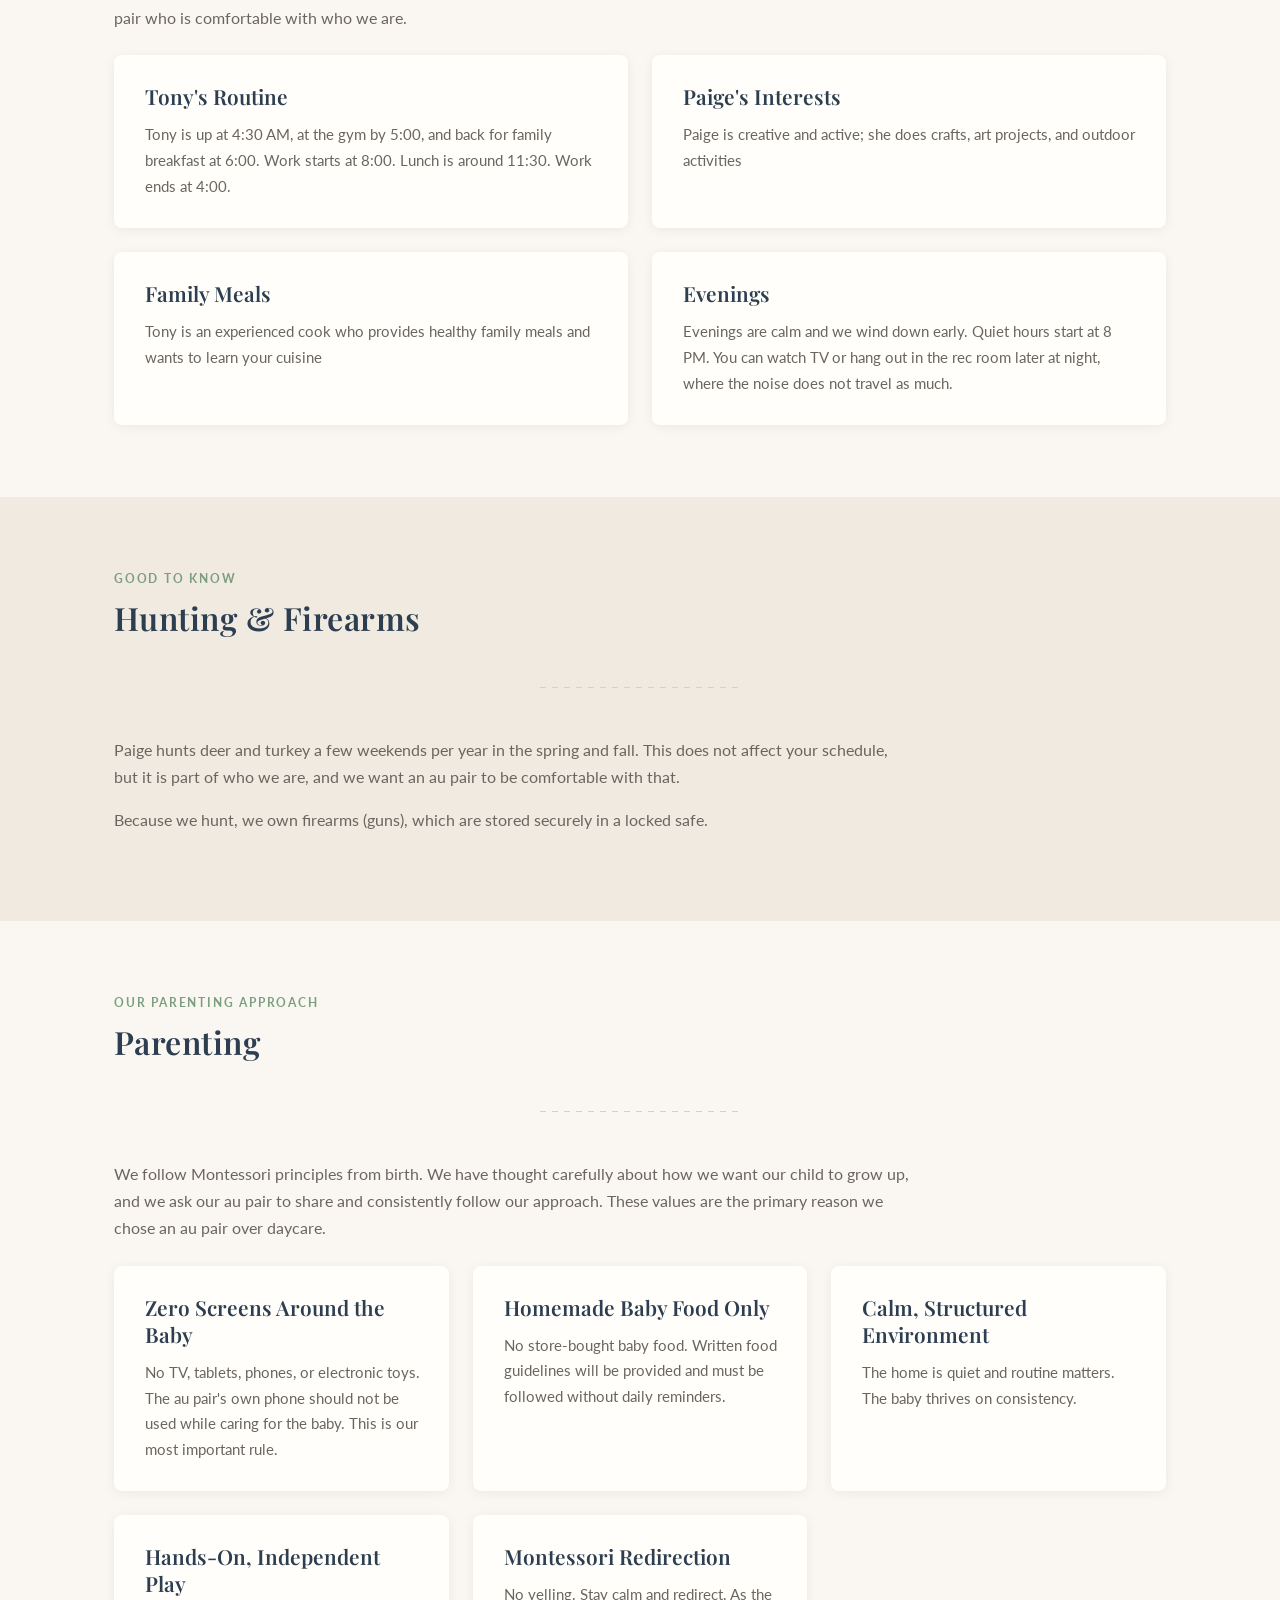
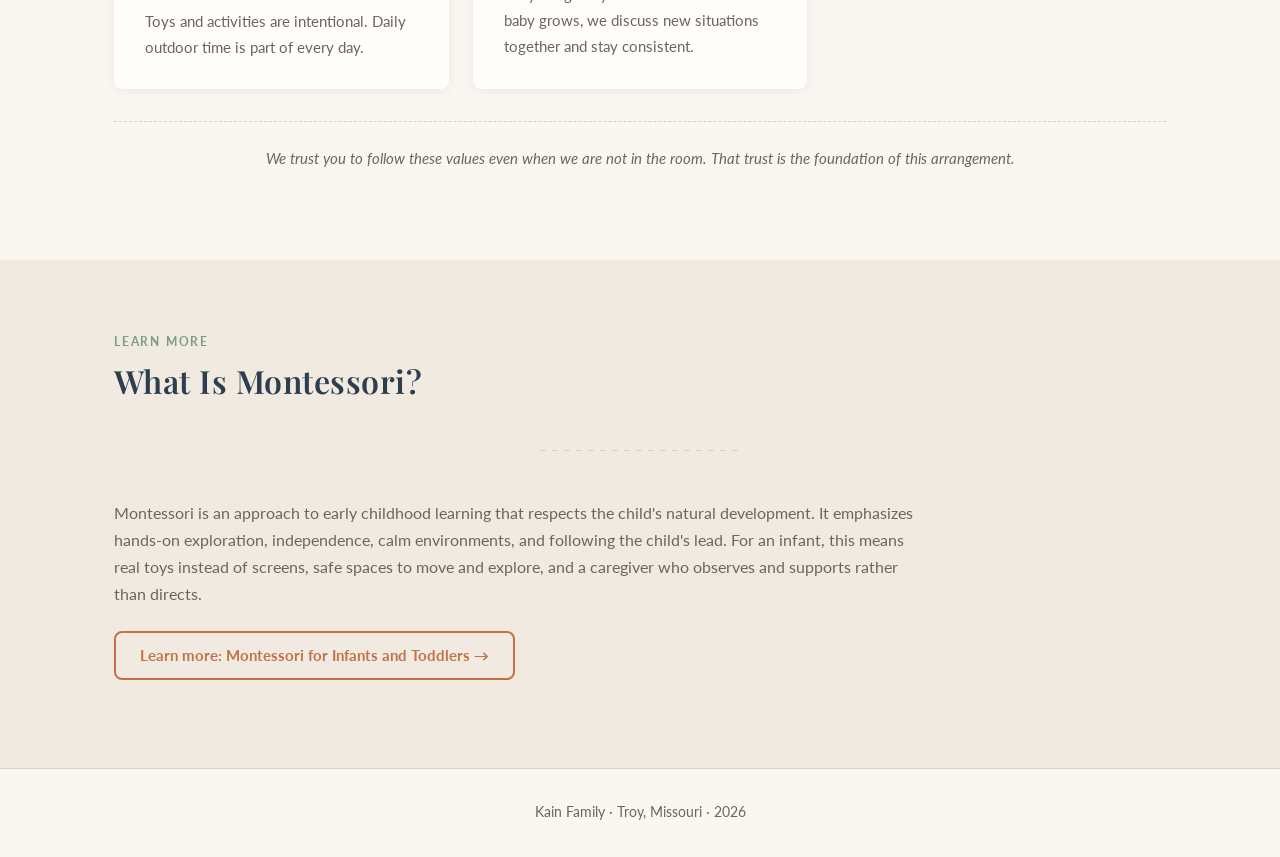
<file: host-family.html>
<!DOCTYPE html>
<html lang="en">
<head>
  <meta charset="UTF-8">
  <meta name="viewport" content="width=device-width, initial-scale=1.0">
  <title>Host Family | Kain Family Au Pair</title>
  <link rel="stylesheet" href="style.css">
</head>
<body>
  <div id="nav-placeholder"></div>

  <!-- Page Header -->
  <section class="section-bg-primary">
    <div class="container page-header">
      <span class="section-label">About Us</span>
      <h1>Host Family</h1>
    </div>
  </section>

  <!-- The Home -->
  <section class="section-bg-secondary">
    <div class="container">
      <span class="section-label">Where We Live</span>
      <h2>The Home</h2>
      <hr class="decorative-rule">

      <p style="color:var(--text-secondary);max-width:700px;margin-bottom:1.5rem;">We live in a single-family home in Troy, Missouri. Both of us work from home every weekday, so you will always have support nearby.</p>

      <div class="card-grid-2">
        <div class="card">
          <h3>Main Level</h3>
          <ul>
            <li>Kitchen</li>
            <li>Living room</li>
            <li>Dining area</li>
            <li>Nursery</li>
            <li>Host family bedroom</li>
            <li>Paige's home office</li>
          </ul>
        </div>

        <div class="card">
          <h3>Lower Level</h3>
          <ul>
            <li>Your bedroom</li>
            <li>Your bathroom</li>
            <li>Rec room with private backyard entrance</li>
            <li>Tony's home office</li>
            <li>Paige's craft space</li>
          </ul>
        </div>
      </div>

      <div class="photo-grid" style="margin-top:2rem;">
        <img src="images/main interior home.jpg" alt="Main interior of the Kain home">
        <img src="images/kain wedding and local family.jpg" alt="Kain wedding and local family">
      </div>
    </div>
  </section>

  <!-- Daily Rhythm -->
  <section class="section-bg-primary">
    <div class="container">
      <span class="section-label">Our Day</span>
      <h2>Daily Rhythm</h2>
      <hr class="decorative-rule">

      <p style="color:var(--text-secondary);max-width:800px;margin-bottom:1.5rem;">We are a conservative, Midwestern family. We live simply, stay active, and take care of our home. We want an au pair who is comfortable with who we are.</p>

      <div class="card-grid-2">
        <div class="card">
          <h3>Tony's Routine</h3>
          <p>Tony is up at 4:30 AM, at the gym by 5:00, and back for family breakfast at 6:00. Work starts at 8:00. Lunch is around 11:30. Work ends at 4:00.</p>
        </div>

        <div class="card">
          <h3>Paige's Interests</h3>
          <p>Paige is creative and active; she does crafts, art projects, and outdoor activities</p>
        </div>

        <div class="card">
          <h3>Family Meals</h3>
          <p>Tony is an experienced cook who provides healthy family meals and wants to learn your cuisine</p>
        </div>

        <div class="card">
          <h3>Evenings</h3>
          <p>Evenings are calm and we wind down early. Quiet hours start at 8 PM. You can watch TV or hang out in the rec room later at night, where the noise does not travel as much.</p>
        </div>
      </div>
    </div>
  </section>

  <!-- Hunting & Firearms -->
  <section class="section-bg-secondary">
    <div class="container">
      <span class="section-label">Good to Know</span>
      <h2>Hunting &amp; Firearms</h2>
      <hr class="decorative-rule">

      <p style="color:var(--text-secondary);max-width:800px;">Paige hunts deer and turkey a few weekends per year in the spring and fall. This does not affect your schedule, but it is part of who we are, and we want an au pair to be comfortable with that.</p>
      <p style="color:var(--text-secondary);max-width:800px;">Because we hunt, we own firearms (guns), which are stored securely in a locked safe.</p>
    </div>
  </section>

  <!-- Our Parenting Approach -->
  <section class="section-bg-primary">
    <div class="container">
      <span class="section-label">Our Parenting Approach</span>
      <h2>Parenting</h2>
      <hr class="decorative-rule">

      <p style="color:var(--text-secondary);max-width:800px;margin-bottom:1.5rem;">We follow Montessori principles from birth. We have thought carefully about how we want our child to grow up, and we ask our au pair to share and consistently follow our approach. These values are the primary reason we chose an au pair over daycare.</p>

      <div class="card-grid-5">
        <div class="card">
          <h3>Zero Screens Around the Baby</h3>
          <p>No TV, tablets, phones, or electronic toys. The au pair's own phone should not be used while caring for the baby. This is our most important rule.</p>
        </div>

        <div class="card">
          <h3>Homemade Baby Food Only</h3>
          <p>No store-bought baby food. Written food guidelines will be provided and must be followed without daily reminders.</p>
        </div>

        <div class="card">
          <h3>Calm, Structured Environment</h3>
          <p>The home is quiet and routine matters. The baby thrives on consistency.</p>
        </div>

        <div class="card">
          <h3>Hands-On, Independent Play</h3>
          <p>Toys and activities are intentional. Daily outdoor time is part of every day.</p>
        </div>

        <div class="card">
          <h3>Montessori Redirection</h3>
          <p>No yelling. Stay calm and redirect. As the baby grows, we discuss new situations together and stay consistent.</p>
        </div>
      </div>

      <p class="closing-line">We trust you to follow these values even when we are not in the room. That trust is the foundation of this arrangement.</p>
    </div>
  </section>

  <!-- What Is Montessori -->
  <section class="section-bg-secondary">
    <div class="container">
      <span class="section-label">Learn More</span>
      <h2>What Is Montessori?</h2>
      <hr class="decorative-rule">

      <p style="color:var(--text-secondary);max-width:800px;">Montessori is an approach to early childhood learning that respects the child's natural development. It emphasizes hands-on exploration, independence, calm environments, and following the child's lead. For an infant, this means real toys instead of screens, safe spaces to move and explore, and a caregiver who observes and supports rather than directs.</p>

      <p style="margin-top:1.5rem;">
        <a href="https://www.montessoriinreallife.com/home/2018/8/11/montessori-for-infants-and-toddlers" target="_blank" rel="noopener noreferrer" class="btn-warm">Learn more: Montessori for Infants and Toddlers &rarr;</a>
      </p>

    </div>
  </section>

  <footer class="site-footer">Kain Family · Troy, Missouri · 2026</footer>
  <script src="nav.js"></script>
</body>
</html>
</file>
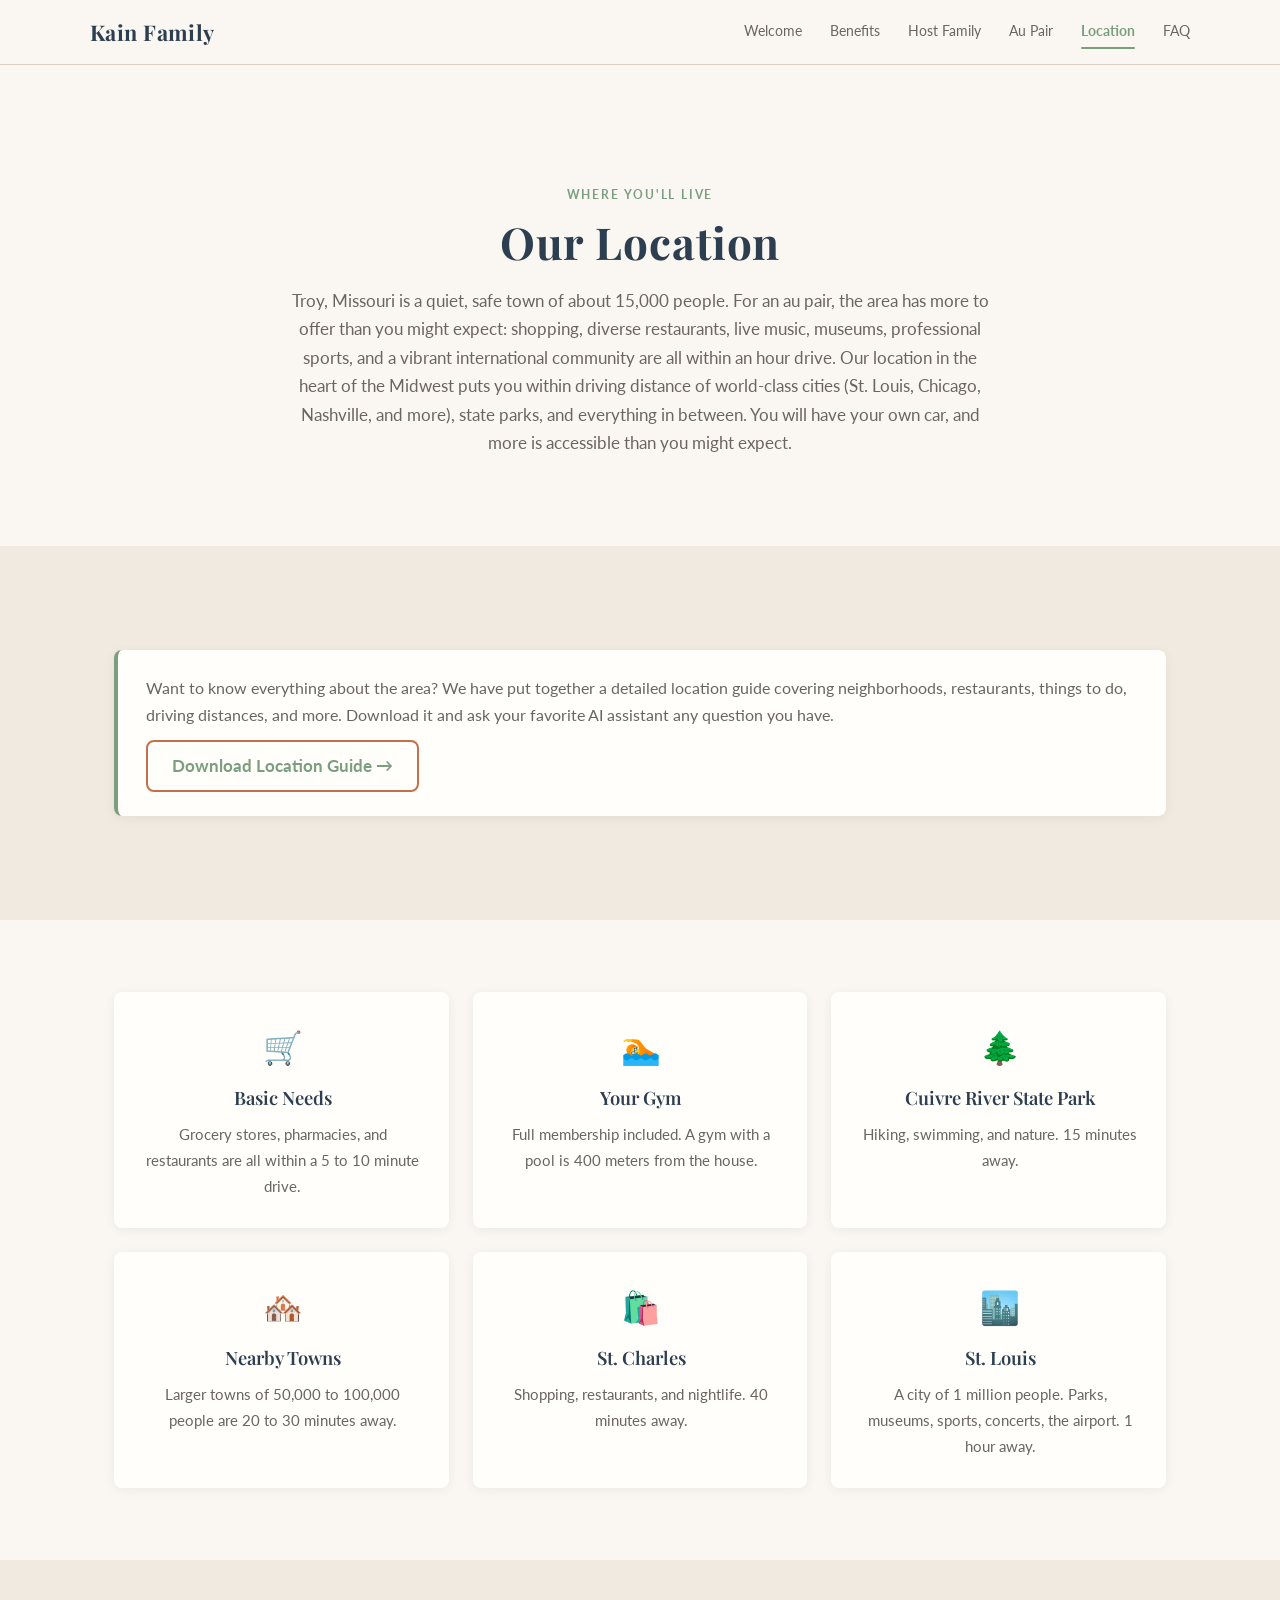
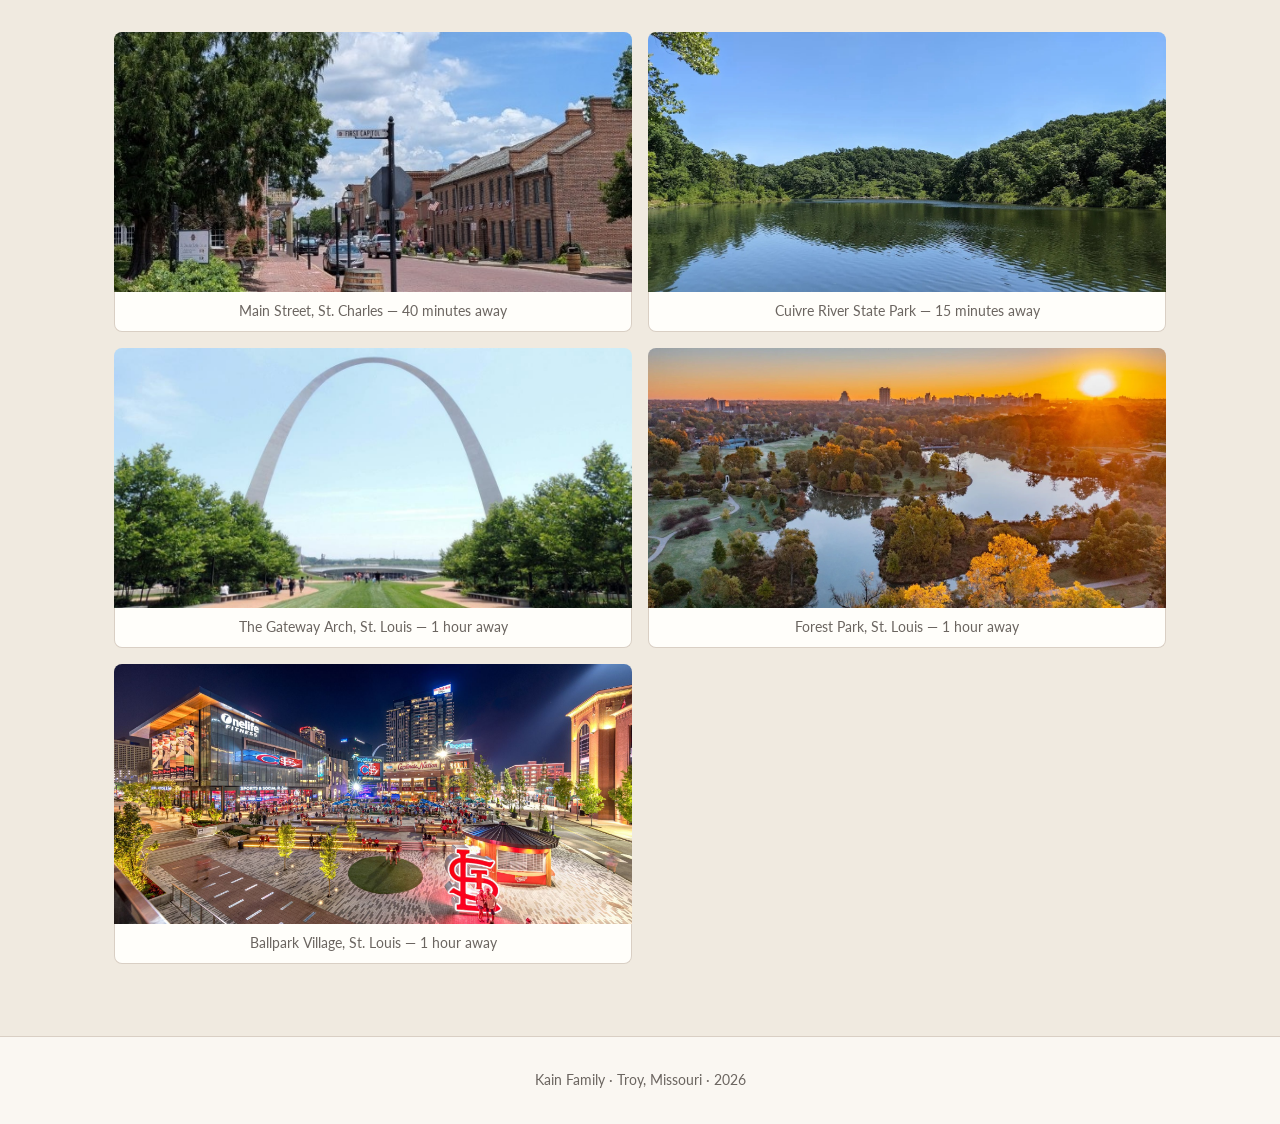
<file: location.html>
<!DOCTYPE html>
<html lang="en">
<head>
  <meta charset="UTF-8">
  <meta name="viewport" content="width=device-width, initial-scale=1.0">
  <title>Our Location | Kain Family Au Pair</title>
  <link rel="stylesheet" href="style.css">
</head>
<body>
  <div id="nav-placeholder"></div>

  <!-- Page Header -->
  <section class="section-bg-primary">
    <div class="container page-header">
      <span class="section-label">Where You'll Live</span>
      <h1>Our Location</h1>
      <p class="intro">Troy, Missouri is a quiet, safe town of about 15,000 people. For an au pair, the area has more to offer than you might expect: shopping, diverse restaurants, live music, museums, professional sports, and a vibrant international community are all within an hour drive. Our location in the heart of the Midwest puts you within driving distance of world-class cities (St. Louis, Chicago, Nashville, and more), state parks, and everything in between. You will have your own car, and more is accessible than you might expect.</p>
    </div>
  </section>

  <!-- Location Guide -->
  <section class="section-bg-secondary">
    <div class="container">
      <div class="callout">
        <p>Want to know everything about the area? We have put together a detailed location guide covering neighborhoods, restaurants, things to do, driving distances, and more. Download it and ask your favorite AI assistant any question you have.</p>
        <p><a href="https://drive.google.com/file/d/1tgjttIjgF3_9BQGIM1Iib3Il17A8Sqd9/view?usp=drive_link" target="_blank" rel="noopener noreferrer" class="btn-warm" style="font-size:1.05rem;">Download Location Guide &rarr;</a></p>
      </div>
    </div>
  </section>

  <!-- Feature Cards -->
  <section class="section-bg-primary">
    <div class="container">
      <div class="card-grid-3">
        <div class="card card-icon">
          <span class="icon">🛒</span>
          <h3>Basic Needs</h3>
          <p>Grocery stores, pharmacies, and restaurants are all within a 5 to 10 minute drive.</p>
        </div>

        <div class="card card-icon">
          <span class="icon">🏊</span>
          <h3>Your Gym</h3>
          <p>Full membership included. A gym with a pool is 400 meters from the house.</p>
        </div>

        <div class="card card-icon">
          <span class="icon">🌲</span>
          <h3>Cuivre River State Park</h3>
          <p>Hiking, swimming, and nature. 15 minutes away.</p>
        </div>

        <div class="card card-icon">
          <span class="icon">🏘️</span>
          <h3>Nearby Towns</h3>
          <p>Larger towns of 50,000 to 100,000 people are 20 to 30 minutes away.</p>
        </div>

        <div class="card card-icon">
          <span class="icon">🛍️</span>
          <h3>St. Charles</h3>
          <p>Shopping, restaurants, and nightlife. 40 minutes away.</p>
        </div>

        <div class="card card-icon">
          <span class="icon">🏙️</span>
          <h3>St. Louis</h3>
          <p>A city of 1 million people. Parks, museums, sports, concerts, the airport. 1 hour away.</p>
        </div>
      </div>
    </div>
  </section>

  <!-- Photo Grid -->
  <section class="section-bg-secondary">
    <div class="container">
      <div class="photo-grid">
        <figure class="photo-figure">
          <img src="images/main street st charles.jpg" alt="Main Street in nearby St. Charles">
          <figcaption>Main Street, St. Charles — 40 minutes away</figcaption>
        </figure>
        <figure class="photo-figure">
          <img src="images/cuivre river park.jpg" alt="Cuivre River State Park">
          <figcaption>Cuivre River State Park — 15 minutes away</figcaption>
        </figure>
        <figure class="photo-figure">
          <img src="images/the arch.jpg" alt="The Gateway Arch in St. Louis">
          <figcaption>The Gateway Arch, St. Louis — 1 hour away</figcaption>
        </figure>
        <figure class="photo-figure">
          <img src="images/forest park.jpg" alt="Forest Park in St. Louis">
          <figcaption>Forest Park, St. Louis — 1 hour away</figcaption>
        </figure>
        <figure class="photo-figure">
          <img src="images/Ballpark-Village.jpg" alt="Ballpark Village in St. Louis">
          <figcaption>Ballpark Village, St. Louis — 1 hour away</figcaption>
        </figure>
      </div>
    </div>
  </section>

  <footer class="site-footer">Kain Family · Troy, Missouri · 2026</footer>
  <script src="nav.js"></script>
</body>
</html>
</file>
<file: style.css>
/* ============================================
   Kain Family Au Pair Website
   Farmhouse Chic Aesthetic
   ============================================ */

/* Google Fonts */
@import url('https://fonts.googleapis.com/css2?family=Playfair+Display:ital,wght@0,400;0,600;0,700;1,400&family=Lato:wght@300;400;700&display=swap');

/* ============================================
   CSS Custom Properties
   ============================================ */
:root {
  --bg-primary: #FAF7F2;
  --bg-secondary: #F0EAE0;
  --bg-card: #FFFEFA;
  --accent-green: #7A9E7E;
  --accent-navy: #2C3E50;
  --accent-terracotta: #C4714A;
  --text-primary: #2A2A2A;
  --text-secondary: #6B6560;
  --border: #D9CFC4;
  --font-heading: 'Playfair Display', Georgia, serif;
  --font-body: 'Lato', 'Segoe UI', sans-serif;
  --shadow-card: 0 2px 12px rgba(0, 0, 0, 0.06);
  --shadow-card-hover: 0 8px 24px rgba(0, 0, 0, 0.12);
  --radius: 8px;
}

/* ============================================
   Base Reset
   ============================================ */
*, *::before, *::after {
  box-sizing: border-box;
  margin: 0;
  padding: 0;
}

html {
  scroll-behavior: smooth;
  font-size: 16px;
}

body {
  font-family: var(--font-body);
  color: var(--text-primary);
  background-color: var(--bg-primary);
  line-height: 1.7;
  -webkit-font-smoothing: antialiased;
}

img {
  max-width: 100%;
  display: block;
}

a {
  color: var(--accent-navy);
  text-decoration: none;
}

a:hover {
  color: var(--accent-green);
}

ul, ol {
  list-style: none;
}

/* ============================================
   Typography
   ============================================ */
h1, h2, h3, h4 {
  font-family: var(--font-heading);
  color: var(--accent-navy);
  line-height: 1.3;
}

h1 {
  font-size: 2.2rem;
  font-weight: 700;
  letter-spacing: 0.02em;
}

h2 {
  font-size: 1.75rem;
  font-weight: 600;
  letter-spacing: 0.015em;
}

h3 {
  font-size: 1.3rem;
  font-weight: 600;
}

h4 {
  font-size: 1.1rem;
  font-weight: 600;
}

p {
  margin-bottom: 1rem;
  color: var(--text-primary);
}

/* Section label - small caps stamp */
.section-label {
  font-family: var(--font-body);
  font-size: 0.75rem;
  font-weight: 700;
  letter-spacing: 0.15em;
  text-transform: uppercase;
  color: var(--accent-green);
  margin-bottom: 0.5rem;
  display: block;
}

/* Decorative rule */
.decorative-rule {
  border: none;
  height: 1px;
  background: repeating-linear-gradient(
    90deg,
    var(--border) 0px,
    var(--border) 6px,
    transparent 6px,
    transparent 12px
  );
  margin: 3rem auto;
  max-width: 200px;
}

/* ============================================
   Navigation
   ============================================ */
.nav-bar {
  background-color: var(--bg-primary);
  border-bottom: 1px solid var(--border);
  position: sticky;
  top: 0;
  z-index: 1000;
  padding: 0 1.5rem;
}

.nav-inner {
  max-width: 1100px;
  margin: 0 auto;
  display: flex;
  align-items: center;
  justify-content: space-between;
  height: 64px;
}

.nav-brand {
  font-family: var(--font-heading);
  font-size: 1.35rem;
  font-weight: 700;
  color: var(--accent-navy);
  letter-spacing: 0.02em;
  white-space: nowrap;
}

.nav-links {
  display: flex;
  gap: 1.75rem;
  align-items: center;
}

.nav-links a {
  font-family: var(--font-body);
  font-size: 0.9rem;
  font-weight: 400;
  color: var(--text-secondary);
  transition: color 0.2s ease;
  white-space: nowrap;
  position: relative;
  padding-bottom: 2px;
}

.nav-links a:hover {
  color: var(--accent-green);
}

.nav-links a.active {
  color: var(--accent-green);
  font-weight: 700;
}

.nav-links a.active::after {
  content: '';
  position: absolute;
  bottom: -4px;
  left: 0;
  right: 0;
  height: 2px;
  background-color: var(--accent-green);
  border-radius: 1px;
}

/* Hamburger */
.nav-toggle {
  display: none;
  flex-direction: column;
  justify-content: center;
  gap: 5px;
  background: none;
  border: none;
  cursor: pointer;
  padding: 4px;
  z-index: 1001;
}

.nav-toggle span {
  display: block;
  width: 24px;
  height: 2px;
  background-color: var(--accent-navy);
  transition: all 0.25s ease;
  border-radius: 1px;
}

.nav-toggle.open span:nth-child(1) {
  transform: rotate(45deg) translate(5px, 5px);
}

.nav-toggle.open span:nth-child(2) {
  opacity: 0;
}

.nav-toggle.open span:nth-child(3) {
  transform: rotate(-45deg) translate(5px, -5px);
}

@media (max-width: 768px) {
  .nav-toggle {
    display: flex;
  }

  .nav-links {
    position: fixed;
    top: 64px;
    left: 0;
    right: 0;
    background-color: var(--bg-primary);
    flex-direction: column;
    padding: 1.5rem 2rem 2rem;
    gap: 1rem;
    border-bottom: 1px solid var(--border);
    transform: translateY(-120%);
    transition: transform 0.3s ease;
    box-shadow: 0 4px 16px rgba(0, 0, 0, 0.08);
  }

  .nav-links.open {
    transform: translateY(0);
  }

  .nav-links a {
    font-size: 1rem;
    padding: 0.35rem 0;
  }
}

/* ============================================
   Layout
   ============================================ */
.container {
  max-width: 1100px;
  margin: 0 auto;
  padding: 0 1.5rem;
}

section {
  padding: 3.5rem 0;
}

.section-bg-primary {
  background-color: var(--bg-primary);
}

.section-bg-secondary {
  background-color: var(--bg-secondary);
}

/* Page header */
.page-header {
  text-align: center;
  padding: 3rem 0 1rem;
}

.page-header h1 {
  margin-top: 0.5rem;
}

.page-header .intro {
  max-width: 700px;
  margin: 1rem auto 0;
  color: var(--text-secondary);
  font-size: 1.05rem;
}

/* ============================================
   Cards
   ============================================ */
.card {
  background-color: var(--bg-card);
  border-radius: var(--radius);
  padding: 1.75rem;
  box-shadow: var(--shadow-card);
  border-left: 3px solid transparent;
  transition: all 0.25s ease;
}

.card:hover {
  transform: translateY(-4px);
  box-shadow: var(--shadow-card-hover);
  border-left: 3px solid var(--accent-green);
  background-color: #FFFDF8;
}

.card h3 {
  margin-bottom: 0.75rem;
}

.card p {
  color: var(--text-secondary);
  font-size: 0.95rem;
  margin-bottom: 0;
}

.card .card-role {
  font-size: 0.85rem;
  color: var(--accent-green);
  font-weight: 700;
  margin-bottom: 0.75rem;
  display: block;
}

/* Card grid layouts */
.card-grid-2 {
  display: grid;
  grid-template-columns: 1fr;
  gap: 1.5rem;
}

.card-grid-3 {
  display: grid;
  grid-template-columns: 1fr;
  gap: 1.5rem;
}

.card-grid-5 {
  display: grid;
  grid-template-columns: 1fr;
  gap: 1.5rem;
}

@media (min-width: 768px) {
  .card-grid-2 {
    grid-template-columns: 1fr 1fr;
  }

  .card-grid-3 {
    grid-template-columns: 1fr 1fr 1fr;
  }

  .card-grid-5 {
    grid-template-columns: 1fr 1fr 1fr;
  }
}

/* Card with icon */
.card-icon {
  text-align: center;
}

/* Card profile image */
.card-profile-img {
  width: 100%;
  height: 280px;
  object-fit: cover;
  border-radius: var(--radius);
  margin-bottom: 1.25rem;
}

.card-icon .icon {
  font-size: 2rem;
  margin-bottom: 0.75rem;
  display: block;
}

.card-icon h3 {
  font-size: 1.15rem;
}

/* Card list items */
.card ul {
  list-style: none;
  padding: 0;
}

.card ul li {
  position: relative;
  padding-left: 1.25rem;
  margin-bottom: 0.5rem;
  color: var(--text-secondary);
  font-size: 0.95rem;
}

.card ul li::before {
  content: '•';
  position: absolute;
  left: 0;
  color: var(--accent-green);
  font-weight: 700;
}

/* ============================================
   Two Column Layout
   ============================================ */
.two-col {
  display: grid;
  grid-template-columns: 1fr;
  gap: 1.5rem;
}

@media (min-width: 768px) {
  .two-col {
    grid-template-columns: 1fr 1fr;
  }
}

.col-green {
  border-top: 3px solid var(--accent-green);
  background-color: var(--bg-card);
  border-radius: var(--radius);
  padding: 1.75rem;
  box-shadow: var(--shadow-card);
}

.col-terracotta {
  border-top: 3px solid var(--accent-terracotta);
  background-color: var(--bg-card);
  border-radius: var(--radius);
  padding: 1.75rem;
  box-shadow: var(--shadow-card);
}

.col-green h3,
.col-terracotta h3 {
  margin-bottom: 1rem;
  font-size: 1.15rem;
}

.col-green ul,
.col-terracotta ul {
  list-style: none;
  padding: 0;
}

.col-green ul li,
.col-terracotta ul li {
  position: relative;
  padding-left: 1.25rem;
  margin-bottom: 0.65rem;
  color: var(--text-secondary);
  font-size: 0.95rem;
  line-height: 1.6;
}

.col-green ul li::before {
  content: '✓';
  position: absolute;
  left: 0;
  color: var(--accent-green);
  font-weight: 700;
}

.col-terracotta ul li::before {
  content: '✗';
  position: absolute;
  left: 0;
  color: var(--accent-terracotta);
  font-weight: 700;
}

/* ============================================
   Image Placeholders
   ============================================ */
.img-placeholder {
  background-color: var(--bg-secondary);
  border: 2px dashed var(--border);
  border-radius: var(--radius);
  min-height: 220px;
  display: flex;
  align-items: center;
  justify-content: center;
  color: var(--text-secondary);
  font-style: italic;
  font-size: 0.9rem;
  text-align: center;
  padding: 1rem;
}

.img-placeholder-hero {
  min-height: 420px;
}

/* Section image (standalone, full-width within container) */
.section-img {
  width: 100%;
  border-radius: var(--radius);
  object-fit: cover;
  max-height: 420px;
}

/* Photo grid */
.photo-grid {
  display: grid;
  grid-template-columns: 1fr;
  gap: 1rem;
}

.photo-grid img {
  width: 100%;
  height: 260px;
  object-fit: cover;
  border-radius: var(--radius);
}

.photo-figure {
  margin: 0;
}

.photo-figure img {
  border-radius: var(--radius) var(--radius) 0 0;
}

.photo-figure figcaption {
  background-color: var(--bg-card);
  color: var(--text-secondary);
  font-size: 0.85rem;
  text-align: center;
  padding: 0.5rem 0.75rem;
  border-radius: 0 0 var(--radius) var(--radius);
  border: 1px solid var(--border);
  border-top: none;
}

@media (min-width: 768px) {
  .photo-grid {
    grid-template-columns: 1fr 1fr;
  }
}

/* ============================================
   Hero Section (index.html)
   ============================================ */
.hero {
  position: relative;
  overflow: hidden;
}

.hero .img-placeholder {
  min-height: 420px;
  border-radius: 0;
  border: none;
}

.hero-img {
  width: 100%;
  height: 420px;
  object-fit: cover;
  display: block;
}

@media (min-width: 768px) {
  .hero-img {
    height: 520px;
  }
}

.hero-overlay {
  position: absolute;
  top: 0;
  left: 0;
  right: 0;
  bottom: 0;
  display: flex;
  flex-direction: column;
  align-items: center;
  justify-content: center;
  text-align: center;
  padding: 2rem;
  background: linear-gradient(180deg, rgba(42, 42, 42, 0.15) 0%, rgba(42, 42, 42, 0.4) 100%);
}

.hero-overlay h1 {
  color: #FFFFFF;
  font-size: 2.5rem;
  text-shadow: 0 2px 8px rgba(0, 0, 0, 0.3);
  margin-bottom: 0.75rem;
}

.hero-overlay p {
  color: #F0EAE0;
  font-size: 1.1rem;
  text-shadow: 0 1px 4px rgba(0, 0, 0, 0.3);
  margin-bottom: 1.5rem;
}

.btn-primary {
  display: inline-block;
  font-family: var(--font-body);
  font-size: 0.95rem;
  font-weight: 700;
  color: #FFFFFF;
  background-color: var(--accent-green);
  padding: 0.75rem 2rem;
  border-radius: var(--radius);
  transition: background-color 0.2s ease, transform 0.2s ease;
  border: none;
  cursor: pointer;
}

.btn-primary:hover {
  background-color: #6B8E6F;
  color: #FFFFFF;
  transform: translateY(-2px);
}

/* ============================================
   Feature List (checkmark style)
   ============================================ */
.feature-list {
  list-style: none;
  padding: 0;
}

.feature-list li {
  position: relative;
  padding-left: 1.5rem;
  margin-bottom: 0.65rem;
  color: var(--text-secondary);
  font-size: 0.95rem;
  line-height: 1.6;
}

.feature-list li::before {
  content: '✓';
  position: absolute;
  left: 0;
  color: var(--accent-green);
  font-weight: 700;
}

/* ============================================
   Accordion (FAQ)
   ============================================ */
.accordion {
  max-width: 800px;
  margin: 0 auto;
}

.accordion-item {
  border-bottom: 1px solid var(--border);
}

.accordion-btn {
  width: 100%;
  background: none;
  border: none;
  padding: 1.25rem 2.5rem 1.25rem 0;
  text-align: left;
  cursor: pointer;
  font-family: var(--font-heading);
  font-size: 1.1rem;
  font-weight: 600;
  color: var(--accent-navy);
  position: relative;
  line-height: 1.4;
}

.accordion-btn::after {
  content: '';
  position: absolute;
  right: 0.5rem;
  top: 50%;
  width: 10px;
  height: 10px;
  border-right: 2px solid var(--text-secondary);
  border-bottom: 2px solid var(--text-secondary);
  transform: translateY(-70%) rotate(45deg);
  transition: transform 0.25s ease;
}

.accordion-btn.active::after {
  transform: translateY(-30%) rotate(-135deg);
}

.accordion-btn:hover {
  color: var(--accent-green);
}

.accordion-panel {
  max-height: 0;
  overflow: hidden;
  transition: max-height 0.3s ease, padding 0.3s ease;
}

.accordion-panel.open {
  max-height: 500px;
  padding-bottom: 1.25rem;
}

.accordion-panel p {
  color: var(--text-secondary);
  font-size: 0.95rem;
  line-height: 1.7;
}

/* ============================================
   Callout Box
   ============================================ */
.callout {
  background-color: var(--bg-card);
  border-left: 4px solid var(--accent-green);
  border-radius: var(--radius);
  padding: 1.5rem 1.75rem;
  margin: 2rem 0;
  box-shadow: var(--shadow-card);
}

.callout p {
  margin-bottom: 0.75rem;
  color: var(--text-secondary);
}

.callout p:last-child {
  margin-bottom: 0;
}

.callout a {
  color: var(--accent-green);
  font-weight: 700;
}

.callout a:hover {
  color: var(--accent-navy);
}

/* ============================================
   Warm Button / Link
   ============================================ */
.btn-warm {
  display: inline-block;
  font-family: var(--font-body);
  font-size: 0.95rem;
  font-weight: 700;
  color: var(--accent-terracotta);
  background-color: transparent;
  border: 2px solid var(--accent-terracotta);
  padding: 0.6rem 1.5rem;
  border-radius: var(--radius);
  transition: all 0.2s ease;
}

.btn-warm:hover {
  background-color: var(--accent-terracotta);
  color: #FFFFFF;
}

/* ============================================
   Footer
   ============================================ */
.site-footer {
  text-align: center;
  padding: 2rem 1.5rem;
  border-top: 1px solid var(--border);
  color: var(--text-secondary);
  font-size: 0.85rem;
  background-color: var(--bg-primary);
}

/* ============================================
   Closing Line
   ============================================ */
.closing-line {
  text-align: center;
  font-style: italic;
  color: var(--text-secondary);
  margin-top: 2rem;
  padding-top: 1.5rem;
  border-top: 1px dashed var(--border);
  font-size: 0.95rem;
}

/* ============================================
   Responsive
   ============================================ */
@media (min-width: 768px) {
  h1 {
    font-size: 2.75rem;
  }

  h2 {
    font-size: 2rem;
  }

  section {
    padding: 4.5rem 0;
  }

  .hero-overlay h1 {
    font-size: 3rem;
  }

  .hero-overlay p {
    font-size: 1.2rem;
  }
}
</file>
